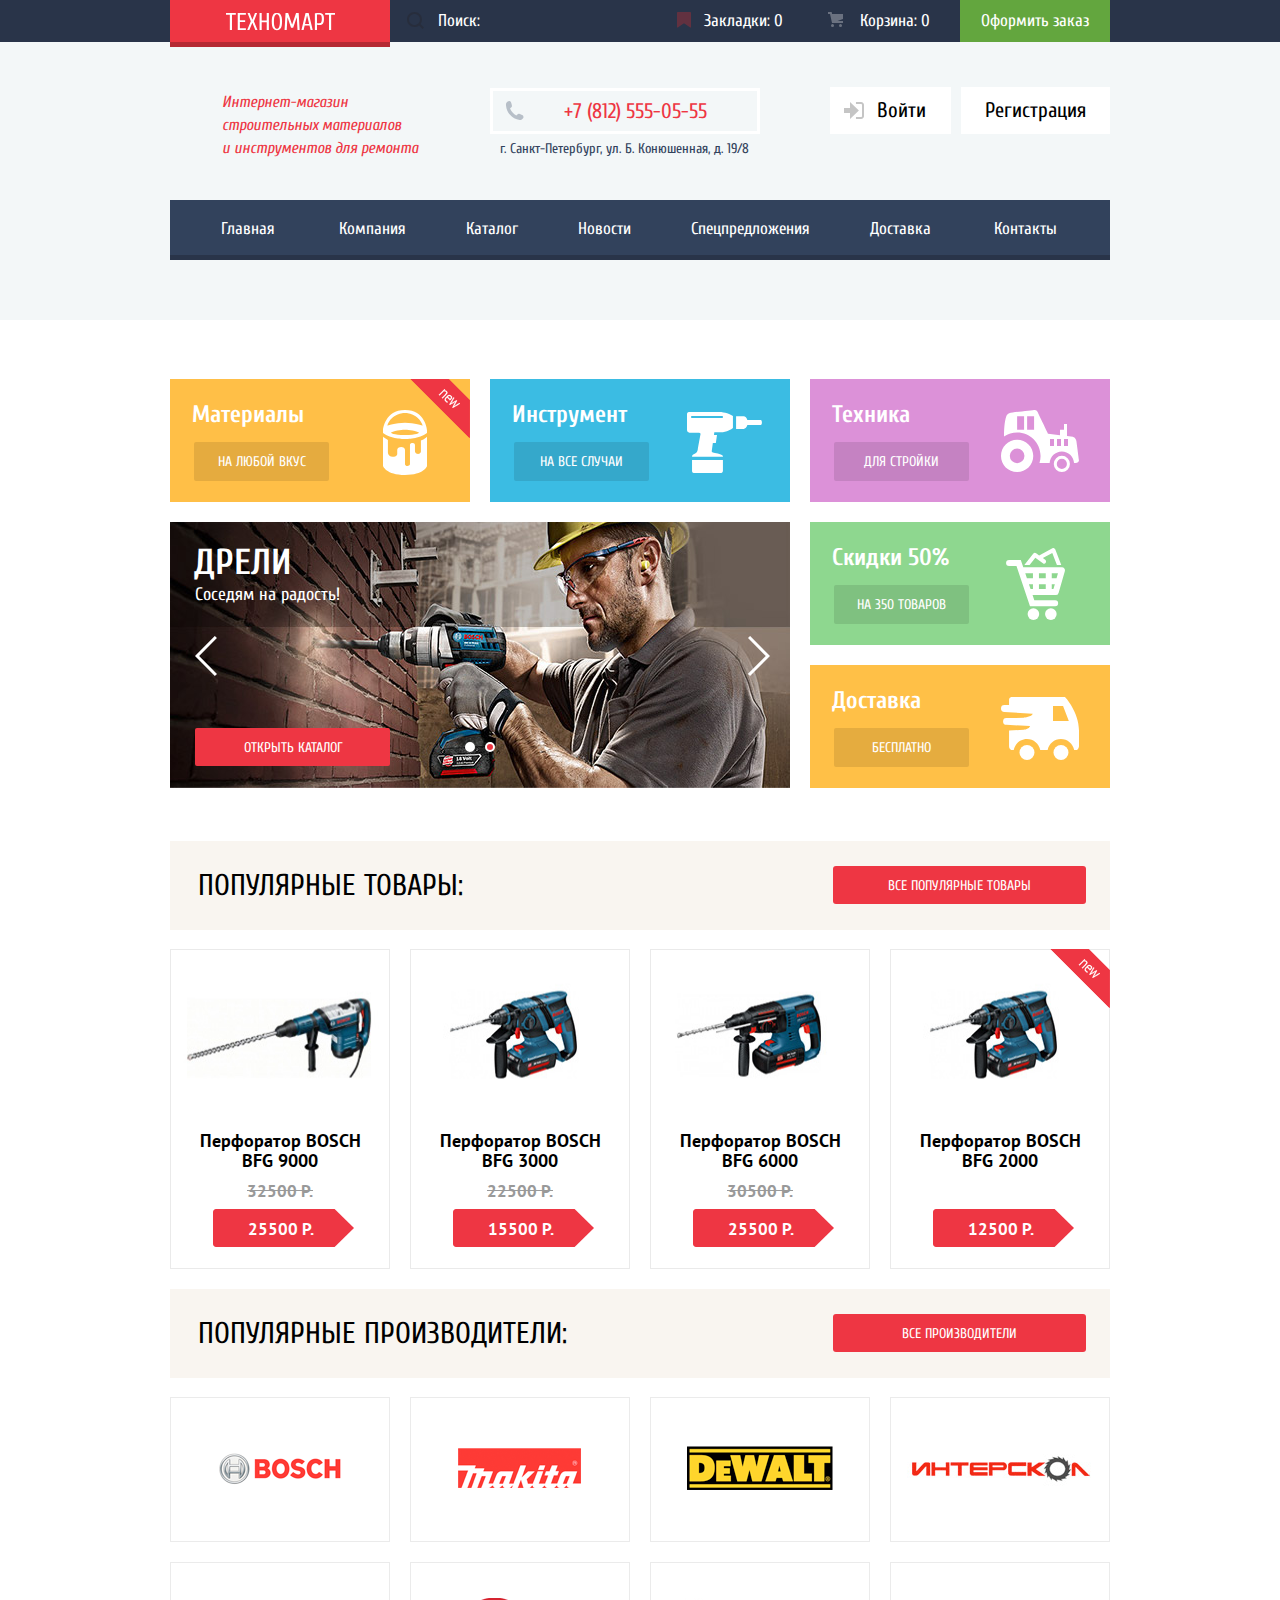
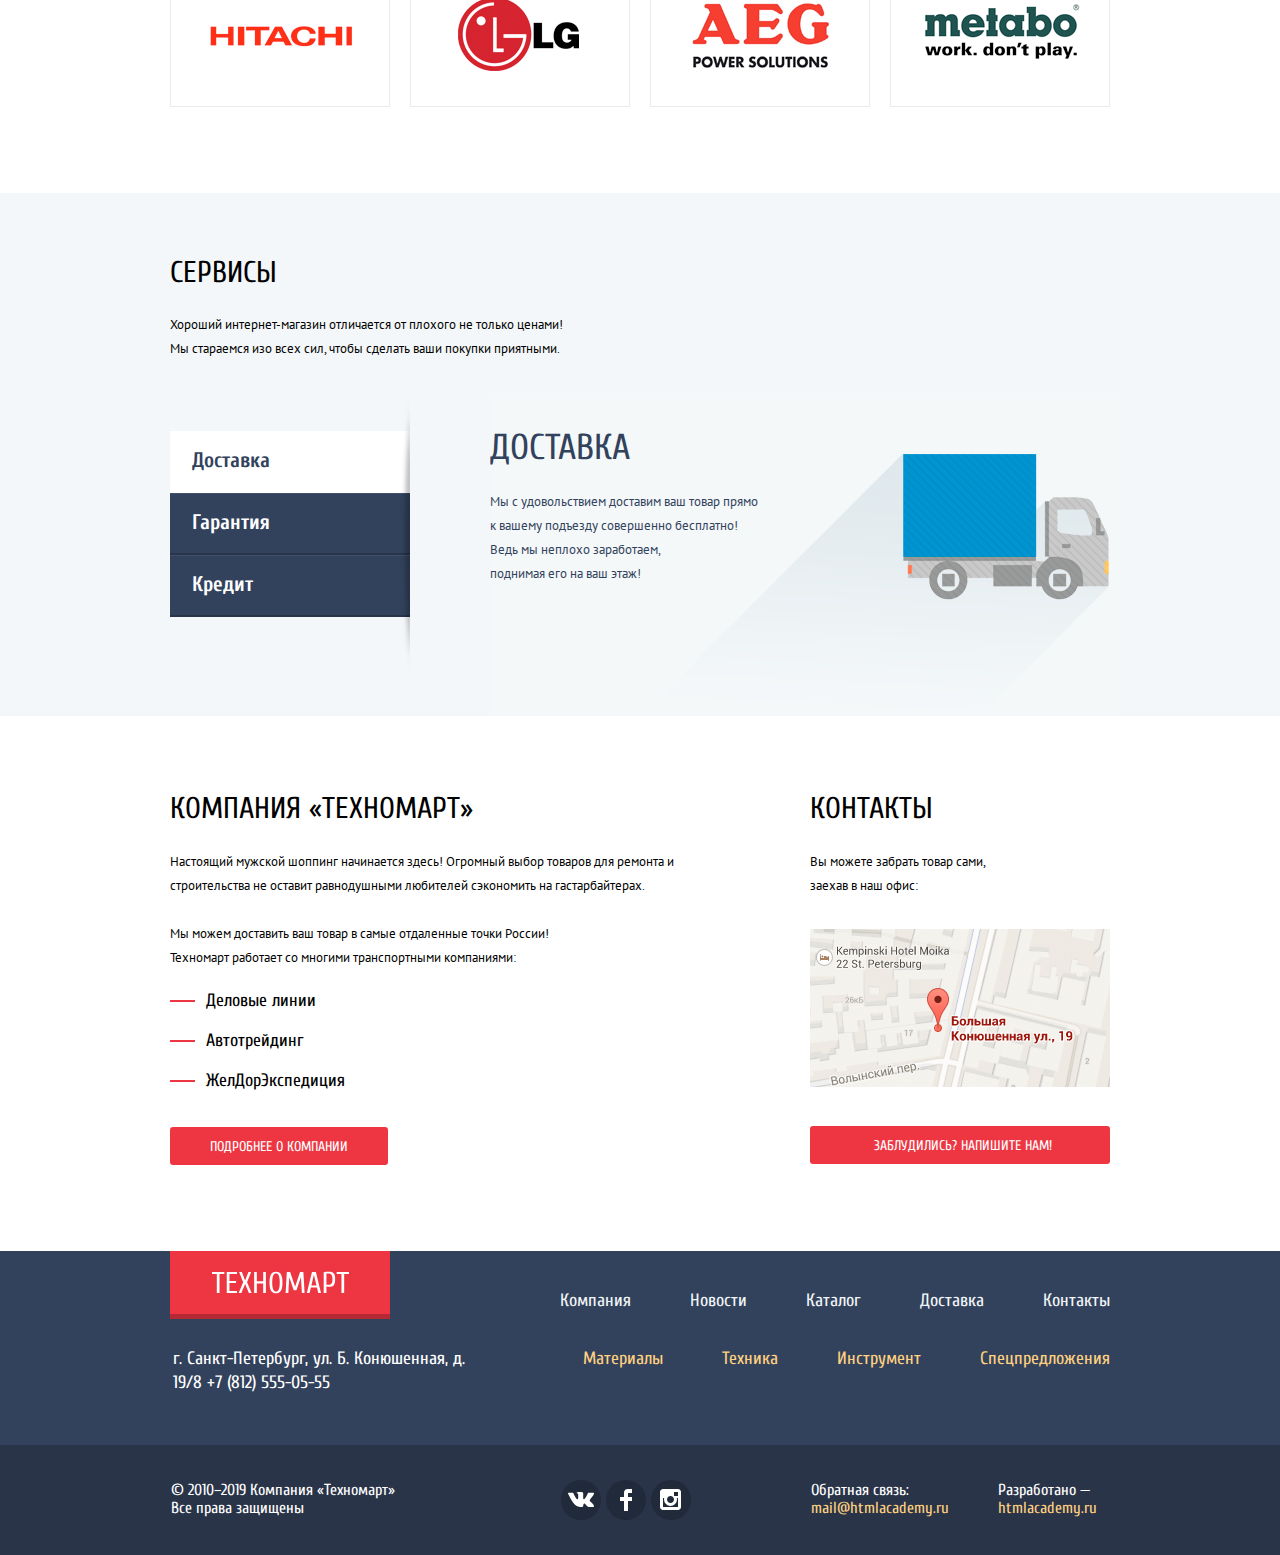
<file: index.html>
<!DOCTYPE html>
<html lang="ru">

<head>
  <meta charset="utf-8">
  <title>HTML Academy: Техномарт</title>
  <link
    href="https://fonts.googleapis.com/css?family=Cuprum:400,400i,700%7CPT+Sans:400,700&display=swap&subset=cyrillic"
    rel="stylesheet">
  <link href="css/normalize.min.css" rel="stylesheet">
  <link href="css/style.min.css" rel="stylesheet">
</head>

<body>
  <header class="main-header">
    <div class="header-top">
      <div class="header-top-wrapper container">
        <a class="header-logo">
          <img src="img/logo-technomart.svg" width="109" height="19" alt="Логотип «Техномарт»">
        </a>
        <form class="main-search" method="get" action="https://echo.htmlacademy.ru">
          <label for="main-search"><span class="visually-hidden">Поиск</span></label>
          <input type="search" id="main-search" class="main-search-input" placeholder="Поиск:">
          <button type="submit" class="main-search-button accessible" aria-label="Найти"><span
              class="visually-hidden">Найти</span></button>
        </form>
        <div class="session-menu">
          <a class="bookmarks accessible" href="#">Закладки: <span>0</span></a>
          <a class="shopping-bag accessible" href="#">Корзина: <span>0</span></a>
          <a class="order accessible" href="#">Оформить заказ</a>
        </div>
      </div>
    </div>
    <div class="header-middle">
      <div class="container header-middle-wrapper">
        <h1 class="main-headline">Интернет-магазин строительных материалов и&nbsp;инструментов для ремонта </h1>
        <section class="header-contacts">
          <h2 class="visually-hidden">Контакты</h2>
          <a class="contacts-phone accessible" href="tel:+78125550555">+7 (812) 555-05-55</a>
          <p class="contacts-address">г. Санкт-Петербург, ул. Б. Конюшенная, д. 19/8</p>
        </section>
        <ul class="user-navigation">
          <li class="login-link"><a class="login-link-icon accessible" href="#"><svg xmlns="http://www.w3.org/2000/svg"
                width="20" height="17" viewBox="0 0 20 17">
                <path fill="#c5c5c5" d="M14.875 8.5L6 0v6H0v5h6v6z" />
                <path fill="#c5c5c5"
                  d="M16.986 15.01h-5.027V17h5.027c2.178 0 3.004-1.81 3.029-3.026V3.028C19.99 1.811 19.164 0 16.986 0h-5.027v1.99h5.027c.839 0 .992.681 1.01 1.057v10.904c-.017.376-.171 1.059-1.01 1.059z" />
              </svg>
              Войти</a></li>
          <li class="registration-link"><a class="accessible" href="#">Регистрация</a></li>
        </ul>
      </div>
      <nav class="main-navigation container">
        <ul class="site-navigation">
          <li class="current-page accessible">Главная</li>
          <li><a class="accessible" href="#">Компания</a></li>
          <li><a class="accessible" href="catalog.html">Каталог</a></li>
          <li><a class="accessible" href="#">Новости</a></li>
          <li><a class="accessible" href="#">Спецпредложения</a></li>
          <li><a class="accessible" href="#">Доставка</a></li>
          <li><a class="accessible" href="#">Контакты</a></li>
        </ul>
      </nav>
    </div>
  </header>
  <main class="main-content">
    <div class="promo container">
      <ul class="products-promo">
        <li class="products-promo-item">
          <h3>Материалы</h3>
          <div class="flag flag-new">новинка</div>
          <a class="button promo-button accessible" tabindex="0">На любой вкус</a>
        </li>
        <li class="products-promo-item">
          <h3>Инструмент</h3>
          <a class="button promo-button accessible" tabindex="0">На все случаи</a>
        </li>
        <li class="products-promo-item">
          <h3>Техника</h3>
          <a class="button promo-button accessible" tabindex="0">Для стройки</a>
        </li>
      </ul>
      <div class="slider-promo">
        <div class="slider-container">
          <div class="slides slide-1">
            <h3>Перфораторы</h3>
            <p>Настоящие мужские игрушки</p>
          </div>
          <div class="slides slide-2 slide-active">
            <h3>Дрели</h3>
            <p>Соседям на радость!</p>
          </div>
        </div>
        <div class="slider-promo-buttons">
          <button class="arrow-left accessible" type="button" aria-label="Предыдущий слайд"><svg
              xmlns="http://www.w3.org/2000/svg" width="22" height="40" viewBox="0 0 22 40">
              <path fill="#FFF" d="M19.83-.035l2.089 2.099L4.13 19.947l17.847 17.939-2.09 2.099L-.048 19.947z" /></svg>
          </button>
          <button class="arrow-right accessible" type="button" aria-label="Следующий слайд"><svg
              xmlns="http://www.w3.org/2000/svg" width="22" height="40" viewBox="0 0 22 40">
              <path fill="#FFF" d="M2.098-.035L.009 2.064l17.789 17.883L-.048 37.886l2.089 2.099 19.935-20.038z" />
            </svg>
          </button>
        </div>
        <a class="button button-slider accessible" href="catalog.html">Открыть каталог</a>
        <div class="control-dots">
          <button class="dot dot-left accessible" type="button" aria-label="Предыдущий слайд"></button>
          <button class="dot dot-right dot-active accessible" type="button" aria-label="Следующий слайд"></button>
        </div>
      </div>
      <ul class="other-promo">
        <li class="other-promo-item">
          <h3>Скидки 50%</h3>
          <a class="button promo-button accessible" tabindex="0">На 350 товаров</a>
        </li>
        <li class="other-promo-item">
          <h3>Доставка</h3>
          <a class="button promo-button accessible" tabindex="0">Бесплатно</a>
        </li>
      </ul>
    </div>
    <section class="popular-products container">
      <header class="popular-products-header">
        <h2>Популярные товары:</h2>
        <a class="button popular-products-button accessible" href="#">Все популярные товары</a>
      </header>
      <ul class="catalog-list">
        <li class="catalog-item" tabindex="0">
          <div class="item-adding">
            <a href="#" class="to-cart accessible" tabindex="0">Купить</a>
            <a href="#" class="to-bookmarks accessible" tabindex="0">В закладки</a>
          </div>
          <img class="catalog-item-image" src="img/product-4.jpg" width="218" height="170" alt="Перфоратор BOSCH">
          <a href="#" class="catalog-item-title accessible">Перфоратор BOSCH BFG 9000</a>
          <div class="old-price">32500 р.</div>
          <div class="current-price">25500 р.</div>
        </li>
        <li class="catalog-item" tabindex="0">
          <div class="item-adding">
            <a href="#" class="to-cart accessible">Купить</a>
            <a href="#" class="to-bookmarks accessible">В закладки</a>
          </div>
          <img class="catalog-item-image" src="img/product-1.jpg" width="218" height="170" alt="Перфоратор BOSCH">
          <a href="#" class="catalog-item-title accessible">Перфоратор BOSCH BFG 3000</a>
          <div class="old-price">22500 р.</div>
          <div class="current-price">15500 р.</div>
        </li>
        <li class="catalog-item" tabindex="0">
          <div class="item-adding">
            <a href="#" class="to-cart accessible">Купить</a>
            <a href="#" class="to-bookmarks accessible">В закладки</a>
          </div>
          <img class="catalog-item-image" src="img/product-2.jpg" width="218" height="170" alt="Перфоратор BOSCH">
          <a href="#" class="catalog-item-title accessible">Перфоратор BOSCH BFG 6000</a>
          <div class="old-price">30500 р.</div>
          <div class="current-price">25500 р.</div>
        </li>
        <li class="catalog-item" tabindex="0">
          <div class="flag flag-new">новинка</div>
          <div class="item-adding">
            <a href="#" class="to-cart accessible">Купить</a>
            <a href="#" class="to-bookmarks accessible">В закладки</a>
          </div>
          <img class="catalog-item-image" src="img/product-3.jpg" width="218" height="170" alt="Перфоратор BOSCH">
          <a href="#" class="catalog-item-title accessible">Перфоратор BOSCH BFG 2000</a>
          <div class="current-price">12500 р.</div>
        </li>
      </ul>
    </section>
    <section class="popular-manufacturers container">
      <header class="popular-manufacturers-header">
        <h2>Популярные производители:</h2>
        <a class="button popular-manufacturers-button accessible" href="#">Все производители</a>
      </header>
      <div class="popular-manufacturers-wrapper">
        <a class="popular-manufacturers-item accessible" href="#">
          <img class="manufacturer-1" src="img/bosh-logo.png" width="126" height="37" alt="Логотип Bosch"></a>
        <a class="popular-manufacturers-item accessible" href="#">
          <img class="manufacturer-2" src="img/makita-logo.png" width="123" height="40" alt="Логотип Makita"></a>
        <a class="popular-manufacturers-item accessible" href="#">
          <img class="manufacturer-3" src="img/dewalt-logo.png" width="146" height="44" alt="Логотип DeWalt"></a>
        <a class="popular-manufacturers-item accessible" href="#">
          <img class="manufacturer-4" src="img/interskol-logo.png" width="200" height="88" alt="Логотип Интерскол"></a>
        <a class="popular-manufacturers-item accessible" href="#">
          <img class="manufacturer-5" src="img/hitachi-logo.png" width="169" height="31" alt="Логотип Hitachi"></a>
        <a class="popular-manufacturers-item accessible" href="#">
          <img class="manufacturer-6" src="img/lg-logo.png" width="121" height="73" alt="Логотип LG"></a>
        <a class="popular-manufacturers-item accessible" href="#">
          <img class="manufacturer-7" src="img/aeg-logo.png" width="151" height="96" alt="Логотип AEG"></a>
        <a class="popular-manufacturers-item accessible" href="#">
          <img class="manufacturer-8" src="img/metabo-logo.png" width="204" height="69" alt="Логотип Metabo"></a>
      </div>
    </section>
    <section class="services">
      <div class="services-wrapper">
        <h2>Сервисы</h2>
        <p class="services-brief">Хороший интернет-магазин отличается от плохого не только ценами!
          Мы стараемся изо всех сил, чтобы сделать ваши покупки приятными.</p>
        <div class="services-columns">
          <ul class="services-list">
            <li><button class="services-item delivery active accessible" type="button">Доставка</button></li>
            <li><button class="services-item warranty accessible" type="button">Гарантия</button></li>
            <li><button class="services-item credit accessible" type="button">Кредит</button></li>
          </ul>
          <div class="services-slider">
            <div class="services-slides">
              <div class="services-slide services-slide-1 services-slide-active">
                <h3>Доставка</h3>
                <p class="services-description">Мы с удовольствием доставим ваш товар прямо
                  к&nbsp;вашему подъезду совершенно бесплатно!
                  Ведь мы неплохо заработаем,
                  поднимая его на ваш этаж!</p>
              </div>
              <div class="services-slide services-slide-2">
                <h3>Гарантия</h3>
                <p class="services-description">Если купленный у нас товар поломается или заискрит,
                  а также в случае пожара, спровоцированного его возгаранием,
                  вы всегда можете быть уверены в нашей гарантии. Мы обменяем
                  сгоревший товар на новый.
                  Дом уж восстановите как-нибудь сами.</p>
              </div>
              <div class="services-slide services-slide-3">
                <h3>Кредит</h3>
                <p class="services-description">Залезть в долговую яму стало проще!
                  Кредитные консультанты придут вам на помощь.</p>
                <a class="button button-credit accessible" href="#">Отправить заявку</a>
              </div>
            </div>
          </div>
        </div>
      </div>
    </section>
    <div class="index-columns container">
      <section class="about-us">
        <h2>Компания «Техномарт»</h2>
        <p>Настоящий мужской шоппинг начинается здесь! Огромный выбор товаров для ремонта и строительства
          не оставит равнодушными любителей сэкономить на гастарбайтерах.</p>
        <p>Мы можем доставить ваш товар в самые отдаленные точки России! Техномарт работает со многими
          транспортными компаниями:</p>
        <ul class="delivery-companies">
          <li>Деловые линии</li>
          <li>Автотрейдинг</li>
          <li>ЖелДорЭкспедиция</li>
        </ul>
        <a class="button button-about-us accessible" href="about-us.html">Подробнее о компании</a>
      </section>
      <section class="contacts">
        <h2>Контакты</h2>
        <p>Вы можете забрать товар сами, заехав в наш офис:</p>
        <a class="map-link accessible" href="map.html">
          <img src="img/map.png" width="300" height="158"
            alt="Офис компании по адресу ул. Большая Конюшенная, 19/8, Санкт-Петербург">
        </a>
        <a href="#" class="button button-feedback accessible">Заблудились? Напишите нам!</a>
      </section>
    </div>
  </main>
  <footer class="main-footer">
    <div class="container">
      <div class="footer-top">
        <a class="footer-logo">
          <img src="img/logo-technomart.svg" width="137" height="22" alt="Логотип «Техномарт»">
        </a>
        <ul class="footer-navigation-list">
          <li><a class="accessible" href="#">Компания</a></li>
          <li><a class="accessible" href="#">Новости</a></li>
          <li><a class="accessible" href="catalog.html">Каталог</a></li>
          <li><a class="accessible" href="#">Доставка</a></li>
          <li><a class="accessible" href="#">Контакты</a></li>
        </ul>
      </div>
      <div class="footer-middle">
        <address class="footer-contacts">
          г. Санкт-Петербург, ул. Б. Конюшенная, д. 19/8
          +7 (812) 555-05-55
        </address>
        <ul class="catalog-menu">
          <li><a class="accessible" href="#" tabindex="0">Материалы</a></li>
          <li><a class="accessible" href="#" tabindex="0">Техника</a></li>
          <li><a class="accessible" href="#" tabindex="0">Инструмент</a></li>
          <li><a class="accessible" href="#" tabindex="0">Спецпредложения</a></li>
        </ul>
      </div>
    </div>
    <div class="footer-bottom">
      <div class="footer-bottom-wrapper">
        <p class="footer-copyright">
          © 2010–2019 Компания «Техномарт»
          Все права защищены
        </p>
        <ul class="footer-social">
          <li><a class="social-button" href="#"><span class="visually-hidden">В контакте</span><svg
                xmlns="http://www.w3.org/2000/svg" width="26" height="15" viewBox="0 0 26 15">
                <path fill="#FFF"
                  d="M16.138 11.51c.956-.309 2.18 2.04 3.483 2.939.978.681 1.727.534 1.727.534l3.473-.05s1.815-.112.957-1.554c-.071-.12-.503-1.069-2.585-3.022-2.177-2.043-1.882-1.712.739-5.244 1.597-2.153 2.236-3.468 2.036-4.028-.192-.539-1.365-.399-1.365-.399L20.69.713c-.381.001-.704.119-.851.515-.003.004-.621 1.666-1.445 3.079-1.741 2.989-2.436 3.148-2.724 2.961-.661-.433-.494-1.737-.494-2.664 0-2.897.432-4.105-.846-4.417-.427-.104-.739-.172-1.828-.182-1.392-.021-2.574 0-3.244.329-.445.223-.786.712-.579.74.26.035.843.16 1.155.586.401.552.389 1.789.389 1.789s.229 3.411-.54 3.834c-.528.29-1.25-.302-2.803-3.016-.793-1.388-1.392-2.922-1.392-2.922s-.116-.285-.326-.441c-.25-.185-.6-.244-.6-.244L.848.684S.29.7.085.946c-.182.218-.015.668-.015.668s2.909 6.881 6.203 10.347c3.02 3.182 6.452 2.971 6.452 2.971h1.555s.469-.054.709-.312c.224-.24.214-.691.214-.691s-.031-2.109.935-2.419z" />
              </svg></a></li>
          <li><a class="social-button" href="#"><span class="visually-hidden">Фейсбук</span><svg
                xmlns="http://www.w3.org/2000/svg" width="12" height="22" viewBox="0 0 12 22">
                <path fill="#FFF" d="M12 4V0H8a4 4 0 0 0-4 4v4H0v4h4v10h4V12h4V8H8V4h4z" /></svg></a></li>
          <li><a class="social-button" href="#"><span class="visually-hidden">Инстаграм</span><svg
                xmlns="http://www.w3.org/2000/svg" width="21" height="21" viewBox="0 0 21 21">
                <path fill="#FFF"
                  d="M18 0H3C1.35 0 0 1.35 0 3v15c0 1.65 1.35 3 3 3h15c1.65 0 3-1.35 3-3V3c0-1.65-1.35-3-3-3zm-7.5 7c1.93 0 3.5 1.57 3.5 3.5S12.43 14 10.5 14 7 12.43 7 10.5 8.57 7 10.5 7zM18 18H3V9h1.181A6.504 6.504 0 0 0 4 10.5a6.5 6.5 0 1 0 13 0 6.45 6.45 0 0 0-.181-1.5H18v9zm0-11h-4V3h4v4z" />
              </svg></a></li>
        </ul>
        <p class="footer-feedback">
          Обратная связь:
          <a class="accessible" href="mailto:mail@htmlacademy.ru">mail@htmlacademy.ru</a>
        </p>
        <p class="studio accessible">Разработано —
          <a class="accessible" href="https://htmlacademy.ru/intensive/htmlcss"><span>htmlacademy.ru</span></a>
        </p>
      </div>
    </div>
  </footer>
  <section class="modal modal-feedback">
    <h2 class="visually-hidden">Обратная связь</h2>
    <form class="feedback-form" method="post" action="#">
      <ul class="feedback-form-wrapper">
        <li class="feedback-form-item">
          <label for="user-name">Ваше имя:</label>
          <input type="text" id="user-name" name="user-name" placeholder="Имя Фамилия">
        </li>
        <li class="feedback-form-item">
          <label for="email">Ваш e-mail:</label>
          <input type="email" id="email" name="email" placeholder="email@example.com">
        </li>
        <li class="feedback-form-item">
          <label for="message">Текст письма:</label>
          <textarea id="message" name="message" rows="5" cols="40">В свободной форме</textarea>
        </li>
      </ul>
      <div class="feedback-bottom">
        <button class="button button-feedback-submit accessible" type="submit">Отправить</button>
      </div>
    </form>
    <button class="button modal-feedback-close accessible" type="button" aria-label="Закрыть окно сообщения"><span
        class="visually-hidden">Закрыть</span></button>
  </section>
  <section class="modal modal-map">
    <h2 class="visually-hidden">Как до нас добраться</h2>
    <iframe
      src="https://www.google.com/maps/embed?pb=!1m18!1m12!1m3!1d1998.6037872533277!2d30.320858716096975!3d59.93871648187614!2m3!1f0!2f0!3f0!3m2!1i1024!2i768!4f13.1!3m3!1m2!1s0x4696310fca145cc1%3A0x42b32648d8238007!2z0JHQvtC70YzRiNCw0Y8g0JrQvtC90Y7RiNC10L3QvdCw0Y8g0YPQuy4sIDE5LzgsINCh0LDQvdC60YIt0J_QtdGC0LXRgNCx0YPRgNCzLCAxOTExODY!5e0!3m2!1sru!2sru!4v1560086478944!5m2!1sru!2sru"
      width="940" height="446" allowfullscreen></iframe>
    <img src="img/map-popup.png" width="940" height="446"
      alt="Офис компании по адресу ул. Большая Конюшенная, 19/8, Санкт-Петербург">
    <button aria-label="Закрыть карту" class="button modal-map-button accessible" type="button"><span
        class="visually-hidden">Закрыть</span></button>
  </section>
  <div class="modal modal-cart">
    <img src="img/icon-mark.svg" width="66" height="66" alt="" class="icon-in-cart">
    <p class="message">
      Товар добавлен в корзину!
    </p>
    <div class="modal-cart-bottom">
      <button class="button button-checkout accessible" type="button">Оформить заказ</button>
      <button class="button button-modal-close accessible">Продолжить покупки</button>
    </div>
    <button class="modal-cart-close accessible" aria-label="Закрыть окно сообщения"><span
        class="visually-hidden">Закрыть</span></button>
  </div>
  <script src="js/script.min.js"></script>
</body>

</html>
</file>
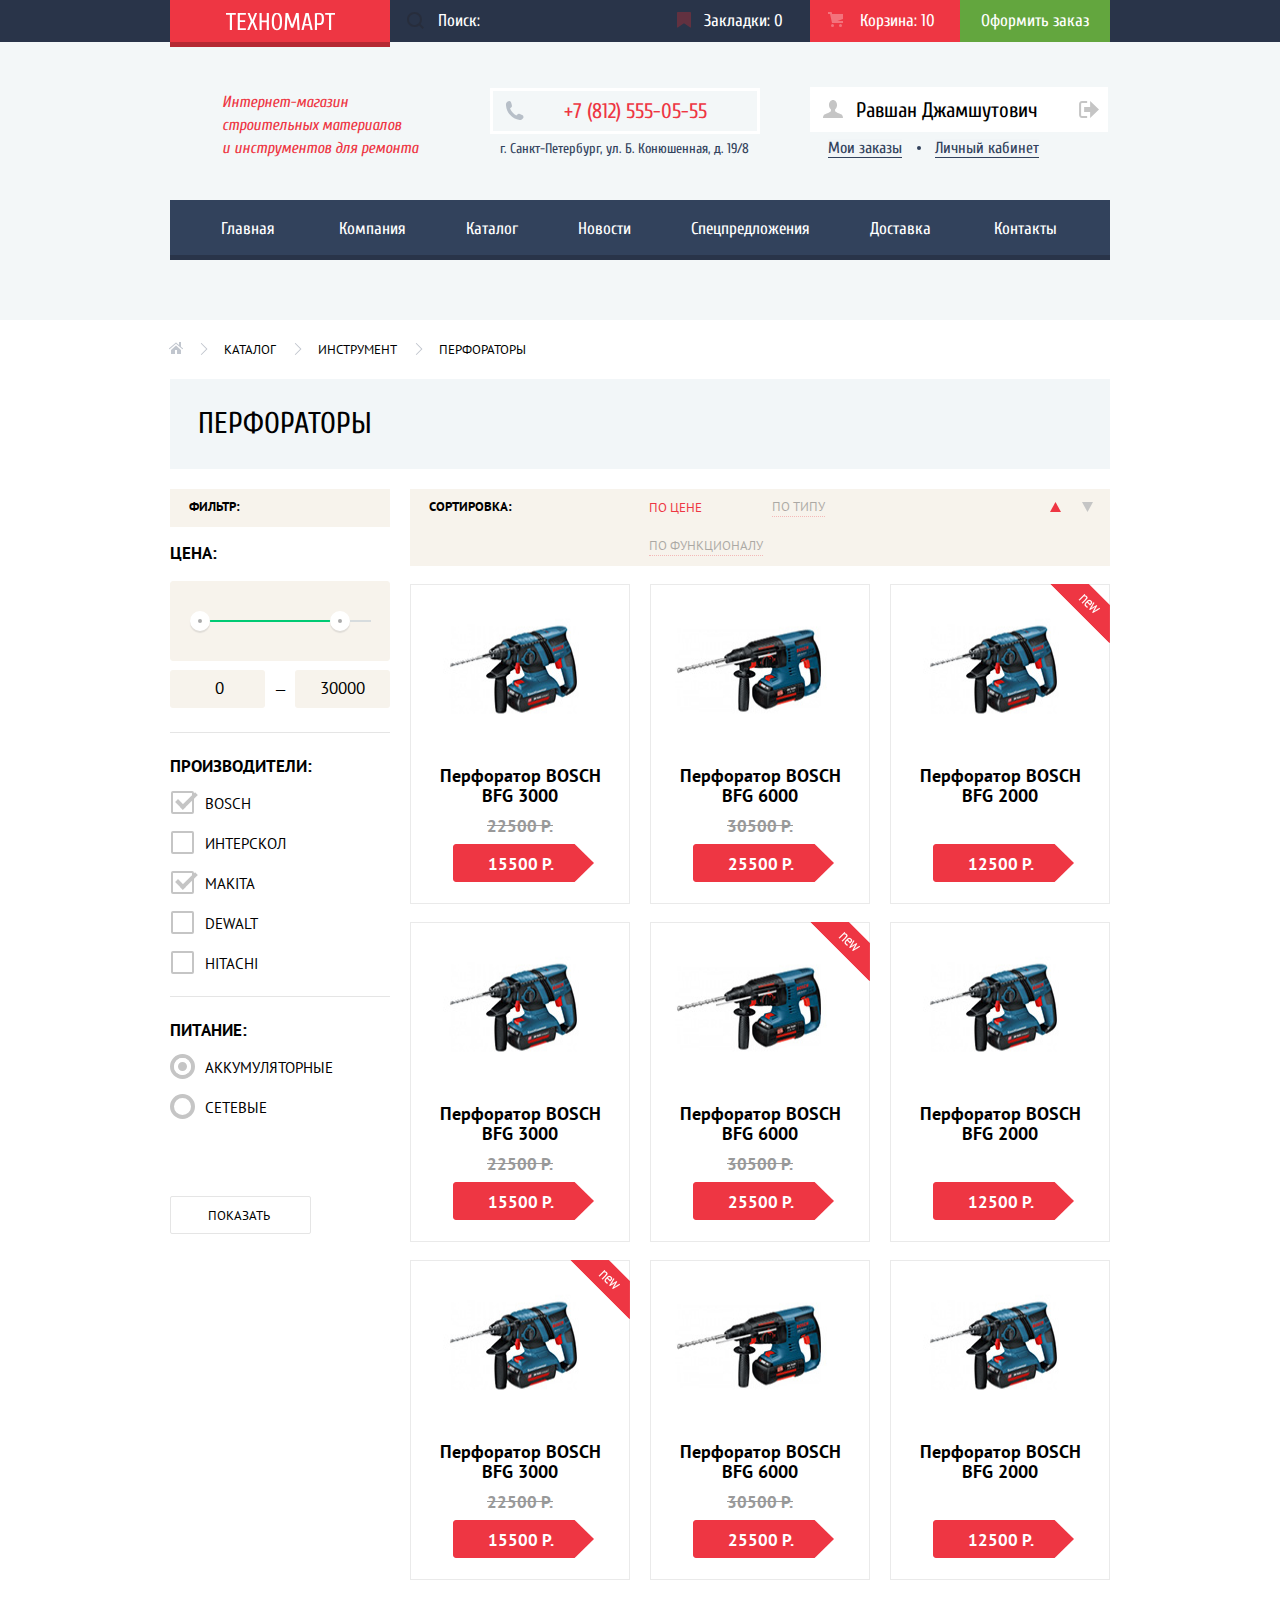
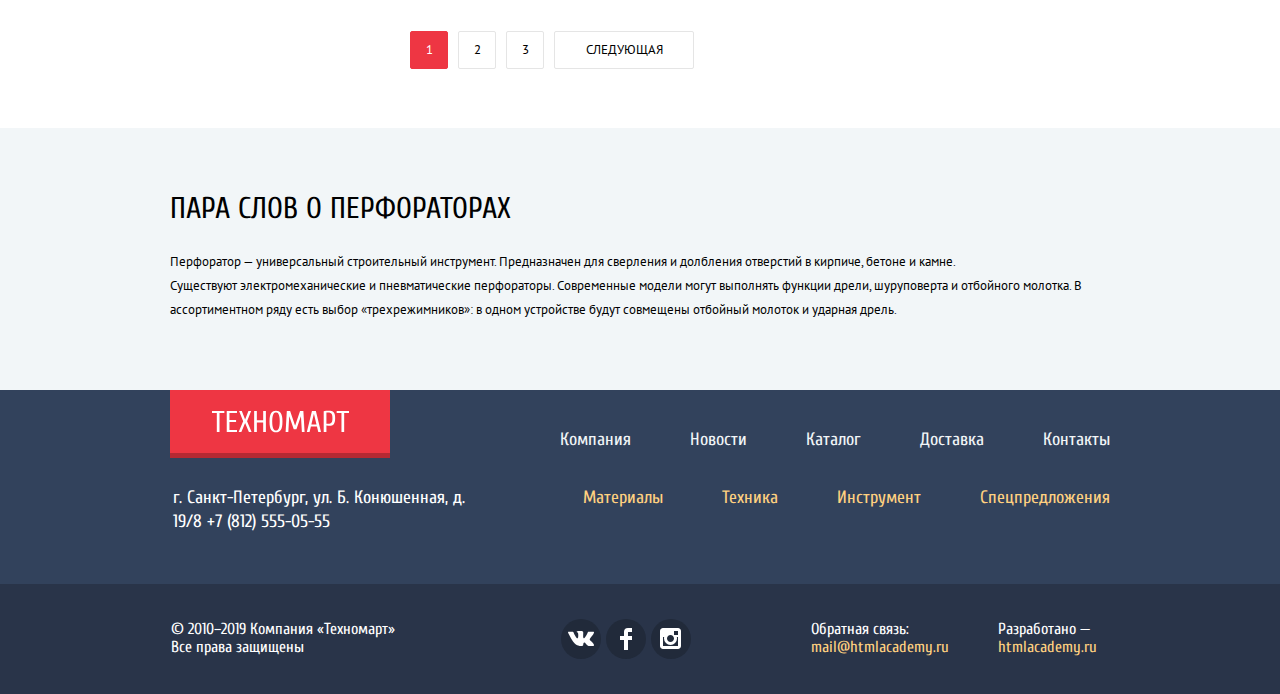
<file: catalog.html>
<!DOCTYPE html>
<html lang="ru">

<head>
  <meta charset="utf-8">
  <title>HTML Academy: Техномарт</title>
  <link href="https://fonts.googleapis.com/css?family=Cuprum:400,400i,700%7CPT+Sans&display=swap&subset=cyrillic"
    rel="stylesheet">
  <link href="css/normalize.css" rel="stylesheet">
  <link href="css/style.min.css" rel="stylesheet">
</head>

<body class="inner-page">
  <header class="main-header">
    <div class="header-top">
      <div class="header-top-wrapper container">
        <a class="header-logo accessible" href="index.html">
          <img src="img/logo-technomart.svg" width="109" height="19" alt="Логотип «Техномарт»">
        </a>
        <form class="main-search" method="get" action="https://echo.htmlacademy.ru">
          <label for="main-search"><span class="visually-hidden">Поиск</span></label>
          <input type="search" id="main-search" class="main-search-input" placeholder="Поиск:">
          <button type="submit" class="main-search-button accessible" aria-label="Найти"><span
              class="visually-hidden">Найти</span></button>
        </form>
        <div class="session-menu">
          <a class="bookmarks accessible" href="#">Закладки: <span>0</span></a>
          <a class="shopping-bag item-added accessible" href="#">Корзина: <span>10</span></a>
          <a class="order accessible" href="#">Оформить заказ</a>
        </div>
      </div>
    </div>
    <div class="header-middle">
      <div class="container header-middle-wrapper">
        <h1 class="main-headline">Интернет-магазин
          строительных материалов и&nbsp;инструментов для ремонта </h1>
        <section class="header-contacts">
          <h2 class="visually-hidden">Контакты</h2>
          <a class="contacts-phone accessible" href="tel:+78125550555">+7 (812) 555-05-55</a>
          <p class="contacts-address">г. Санкт-Петербург, ул. Б. Конюшенная, д. 19/8</p>
        </section>
        <div class="user-navigation-wrapper">
          <ul class="user-navigation">
            <li class="user-profile"><a class="icon-user-profile accessible" href="#">
                <svg class="icon-user" xmlns="http://www.w3.org/2000/svg" width="20" height="18" viewBox="0 0 20 18">
                  <path fill="#c5c5c5"
                    d="M17.881 14.166c-2.144-.735-4.256-1.666-5.207-2.39-.657-.501-.77-1.618-.517-2.415 1.118-.903 1.864-2.477 1.864-4.278C14.021 2.276 12.221 0 10 0S5.979 2.276 5.979 5.083c0 1.801.746 3.374 1.863 4.277.253.798.141 1.915-.517 2.416-.95.724-3.063 1.654-5.207 2.39S0 18 0 18h20s.025-3.099-2.119-3.834z" />
                </svg>
                Равшан Джамшутович</a>
            </li>
            <li class="logout-link"><a class="logout-link-icon accessible" href="#"><svg
                  xmlns="http://www.w3.org/2000/svg" width="21" height="17" viewBox="0 0 21 17">
                  <g fill="#c5c5c5">
                    <path fill="#c5c5c5" d="M21 8.5L12.125 0v6h-6v5h6v6z" />
                    <path fill="#c5c5c5"
                      d="M3.106 13.952V3.048c.018-.376.171-1.057 1.01-1.057h5.027V0H4.116C1.938 0 1.112 1.81 1.087 3.027v10.946C1.112 15.189 1.938 17 4.116 17h5.027v-1.99H4.116c-.839 0-.992-.683-1.01-1.058z" />
                  </g>
                </svg>

                <span class="visually-hidden">Войти</span></a></li>

          </ul>
          <ul class="user-options">
            <li class="user-orders-link"><a class="accessible" href="#">Мои заказы</a></li>
            <li class="user-account-link"><a class="accessible" href="#">Личный кабинет</a></li>
          </ul>
        </div>
      </div>
      <nav class="main-navigation container">
        <ul class="site-navigation">
          <li><a class="accessible" href="index.html">Главная</a></li>
          <li><a class="accessible" href="#">Компания</a></li>
          <li class="current-page accessible">Каталог</li>
          <li><a class="accessible" href="#">Новости</a></li>
          <li><a class="accessible" href="#">Спецпредложения</a></li>
          <li><a class="accessible" href="#">Доставка</a></li>
          <li><a class="accessible" href="#">Контакты</a></li>
        </ul>
      </nav>
    </div>

  </header>
  <main class="main-catalog">
    <div class="container">
      <ul class="breadcrumbs ">
        <li class="icon-home"><a class="accessible" href="index.html"><span class="visually-hidden">На
              главную</span></a></li>
        <li><a class="accessible " href="catalog.html">Каталог</a></li>
        <li><a class="accessible" href="#">Инструмент</a></li>
        <li class="breadcrumbs-selected"><a>Перфораторы</a></li>
      </ul>
      <h2 class="main-catalog-heading">Перфораторы</h2>
      <div class="catalog-columns">
        <section class="filters">
          <h2>Фильтр:</h2>

          <form class="filter" method="get" action="https://echo.htmlacademy.ru">
            <fieldset>
              <legend>Цена:</legend>
              <div class="filter-price-slider">
                <div class="slider-scale">
                  <div class="slider-scale-fill">
                    <div class="lever-left" tabindex="0"></div>
                    <div class="lever-right" tabindex="0"></div>
                  </div>
                </div>
              </div>
              <div class="slider-value">
                <label><input class="slider-min-value" type="text" name="min-value" placeholder="0"></label>
                <p>&mdash;</p>
                <label><input class="slider-max-value" type="text" name="max-value" placeholder="30000"></label>
              </div>
            </fieldset>

            <fieldset>
              <legend>Производители:</legend>
              <ul class="filter-list">
                <li class="filter-option">
                  <input class="filter-input filter-input-checkbox" type="checkbox" name="bosh" id="bosh" checked>
                  <label for="bosh">Bosch</label>
                </li>
                <li class="filter-option">
                  <input class="filter-input filter-input-checkbox" type="checkbox" name="interskol" id="interskol">
                  <label for="interskol">Интерскол</label>
                </li>
                <li class="filter-option">
                  <input class="filter-input filter-input-checkbox" type="checkbox" name="makita" id="makita" checked>
                  <label for="makita">Makita</label>
                </li>
                <li class="filter-option">
                  <input class="filter-input filter-input-checkbox" type="checkbox" name="dewalt" id="dewalt">
                  <label for="dewalt">Dewalt</label>
                </li>
                <li class="filter-option">
                  <input class="filter-input filter-input-checkbox" type="checkbox" name="hitachi" id="hitachi">
                  <label for="hitachi">Hitachi</label>
                </li>
              </ul>
            </fieldset>
            <fieldset>
              <legend>Питание:</legend>
              <ul class="filter-list">
                <li class="filter-option">
                  <input class="filter-input filter-input-radio" type="radio" name="power-supply" value="battery"
                    id="battery" checked>
                  <label for="battery">Аккумуляторные</label>
                </li>
                <li class="filter-option">
                  <input class="filter-input filter-input-radio" type="radio" name="power-supply" value="ac-adapter"
                    id="ac-adapter">
                  <label for="ac-adapter">Сетевые</label>
                </li>
              </ul>
            </fieldset>
            <button type="submit" class="filter-button button accessible">Показать</button>
          </form>
        </section>
        <div class="catalog">
          <div class="sorting">
            <h3>Сортировка:</h3>
            <ul class="sorting-list">
              <li class="sorting-item sorting-item-active"><a class="accessible" href="#">По цене</a></li>
              <li class="sorting-item"><a class="accessible" href="#">По типу</a></li>
              <li class="sorting-item"><a class="accessible" href="#">По функционалу</a></li>
            </ul>
            <ul class="sorting-direction">
              <li class="sorting-item sorting-item-active"><a class="sorting-item-up accessible" href="#"><span
                    class="visually-hidden">По
                    возрастанию</span><svg xmlns="http://www.w3.org/2000/svg" width="11" height="10"
                    viewBox="0 0 11 10">
                    <path fill="#231F20" d="M5.5 0L0 10h11z" /></svg></a></li>
              <li class="sorting-item"><a class="sorting-item-down accessible" href="#"><span class="visually-hidden">По
                    убыванию</span><svg xmlns="http://www.w3.org/2000/svg" width="11" height="10" viewBox="0 0 11 10">
                    <path fill="#231F20" d="M5.5 10L0 0h11" /></svg></a></li>
            </ul>
          </div>
          <ul class="catalog-list">
            <li class="catalog-item" tabindex="0">
              <div class="item-adding">
                <a href="#" class="to-cart accessible">Купить</a>
                <a href="#" class="to-bookmarks accessible">В закладки</a>
              </div>
              <img class="catalog-item-image" src="img/product-1.jpg" width="218" height="170" alt="Перфоратор BOSCH">
              <a href="#" class="catalog-item-title accessible">Перфоратор BOSCH BFG 3000</a>
              <div class="old-price">22500 р.</div>
              <div class="current-price">15500 р.</div>
            </li>
            <li class="catalog-item" tabindex="0">
              <div class="item-adding">
                <a href="#" class="to-cart accessible">Купить</a>
                <a href="#" class="to-bookmarks accessible">В закладки</a>
              </div>
              <img class="catalog-item-image" src="img/product-2.jpg" width="218" height="170" alt="Перфоратор BOSCH">
              <a href="#" class="catalog-item-title accessible">Перфоратор BOSCH BFG 6000</a>
              <div class="old-price">30500 р.</div>
              <div class="current-price">25500 р.</div>
            </li>
            <li class="catalog-item" tabindex="0">
              <div class="flag flag-new">новинка</div>
              <div class="item-adding">
                <a href="#" class="to-cart accessible">Купить</a>
                <a href="#" class="to-bookmarks accessible">В закладки</a>
              </div>
              <img class="catalog-item-image" src="img/product-3.jpg" width="218" height="170" alt="Перфоратор BOSCH">
              <a href="#" class="catalog-item-title accessible">Перфоратор BOSCH BFG 2000</a>
              <div class="current-price">12500 р.</div>
            </li>
            <li class="catalog-item" tabindex="0">
              <div class="item-adding">
                <a href="#" class="to-cart accessible">Купить</a>
                <a href="#" class="to-bookmarks accessible">В закладки</a>
              </div>
              <img class="catalog-item-image" src="img/product-1.jpg" width="218" height="170" alt="Перфоратор BOSCH">
              <a href="#" class="catalog-item-title accessible">Перфоратор BOSCH BFG 3000</a>
              <div class="old-price">22500 р.</div>
              <div class="current-price">15500 р.</div>
            </li>
            <li class="catalog-item" tabindex="0">
              <div class="flag flag-new">новинка</div>
              <div class="item-adding">
                <a href="#" class="to-cart accessible">Купить</a>
                <a href="#" class="to-bookmarks accessible">В закладки</a>
              </div>
              <img class="catalog-item-image" src="img/product-2.jpg" width="218" height="170" alt="Перфоратор BOSCH">
              <a href="#" class="catalog-item-title accessible">Перфоратор BOSCH BFG 6000</a>
              <div class="old-price">30500 р.</div>
              <div class="current-price">25500 р.</div>
            </li>
            <li class="catalog-item" tabindex="0">
              <div class="item-adding">
                <a href="#" class="to-cart accessible">Купить</a>
                <a href="#" class="to-bookmarks accessible">В закладки</a>
              </div>
              <img class="catalog-item-image" src="img/product-3.jpg" width="218" height="170" alt="Перфоратор BOSCH">
              <a href="#" class="catalog-item-title accessible">Перфоратор BOSCH BFG 2000</a>
              <div class="current-price">12500 р.</div>
            </li>
            <li class="catalog-item" tabindex="0">
              <div class="flag flag-new">новинка</div>
              <div class="item-adding">
                <a href="#" class="to-cart accessible">Купить</a>
                <a href="#" class="to-bookmarks accessible">В закладки</a>
              </div>
              <img class="catalog-item-image" src="img/product-1.jpg" width="218" height="170" alt="Перфоратор BOSCH">
              <a href="#" class="catalog-item-title accessible">Перфоратор BOSCH BFG 3000</a>
              <div class="old-price">22500 р.</div>
              <div class="current-price">15500 р.</div>
            </li>
            <li class="catalog-item" tabindex="0">
              <div class="item-adding">
                <a href="#" class="to-cart accessible">Купить</a>
                <a href="#" class="to-bookmarks accessible">В закладки</a>
              </div>
              <img class="catalog-item-image" src="img/product-2.jpg" width="218" height="170" alt="Перфоратор BOSCH">
              <a href="#" class="catalog-item-title accessible">Перфоратор BOSCH BFG 6000</a>
              <div class="old-price">30500 р.</div>
              <div class="current-price">25500 р.</div>
            </li>
            <li class="catalog-item" tabindex="0">
              <div class="item-adding">
                <a href="#" class="to-cart accessible">Купить</a>
                <a href="#" class="to-bookmarks accessible">В закладки</a>
              </div>
              <img class="catalog-item-image" src="img/product-3.jpg" width="218" height="170" alt="Перфоратор BOSCH">
              <a href="#" class="catalog-item-title accessible">Перфоратор BOSCH BFG 2000</a>
              <div class="current-price">12500 р.</div>
            </li>

          </ul>
          <ul class="pagination">
            <li class="pagination-item pagination-item-current"><a class="accessible">1</a></li>
            <li class="pagination-item"><a class="accessible" href="#">2</a></li>
            <li class="pagination-item"><a class="accessible" href="#">3</a></li>
            <li class="pagination-item pagination-item-next"><a class="accessible" href="#">Следующая</a></li>
          </ul>
        </div>
      </div>
    </div>
    <article class="catalog-description">
      <div class="container">
        <h2>Пара слов о перфораторах</h2>
        <p>Перфоратор — универсальный строительный инструмент. Предназначен для сверления и долбления отверстий в
          кирпиче, бетоне и камне.</p>
        <p>Существуют электромеханические и пневматические перфораторы. Современные модели могут выполнять функции
          дрели, шуруповерта и
          отбойного молотка. В ассортиментном ряду есть выбор «трехрежимников»: в одном устройстве будут совмещены
          отбойный молоток и ударная дрель.</p>
      </div>
    </article>

  </main>
  <footer class="main-footer">
    <div class="container">
      <div class="footer-top">
        <a class="footer-logo accessible" href="index.html">
          <img src="img/logo-technomart.svg" width="137" height="22" alt="Логотип «Техномарт»">
        </a>
        <ul class="footer-navigation-list">
          <li><a class="accessible" href="#">Компания</a></li>
          <li><a class="accessible" href="#">Новости</a></li>
          <li><a class="accessible" href="catalog.html">Каталог</a></li>
          <li><a class="accessible" href="#">Доставка</a></li>
          <li><a class="accessible" href="#">Контакты</a></li>
        </ul>
      </div>
      <div class="footer-middle">
        <address class="footer-contacts">
          г. Санкт-Петербург, ул. Б. Конюшенная, д. 19/8
          +7 (812) 555-05-55
        </address>
        <ul class="catalog-menu">
          <li><a class="accessible" href="#">Материалы</a></li>
          <li><a class="accessible" href="#">Техника</a></li>
          <li><a class="accessible" href="#">Инструмент</a></li>
          <li><a class="accessible" href="#">Спецпредложения</a></li>
        </ul>
      </div>
    </div>
    <div class="footer-bottom">
      <div class="footer-bottom-wrapper">
        <p class="footer-copyright">
          © 2010–2019 Компания «Техномарт»
          Все права защищены
        </p>
        <ul class="footer-social">
          <li><a class="social-button accessible" href="#"><span class="visually-hidden">В контакте</span><svg
                xmlns="http://www.w3.org/2000/svg" width="26" height="15" viewBox="0 0 26 15">
                <path fill="#FFF"
                  d="M16.138 11.51c.956-.309 2.18 2.04 3.483 2.939.978.681 1.727.534 1.727.534l3.473-.05s1.815-.112.957-1.554c-.071-.12-.503-1.069-2.585-3.022-2.177-2.043-1.882-1.712.739-5.244 1.597-2.153 2.236-3.468 2.036-4.028-.192-.539-1.365-.399-1.365-.399L20.69.713c-.381.001-.704.119-.851.515-.003.004-.621 1.666-1.445 3.079-1.741 2.989-2.436 3.148-2.724 2.961-.661-.433-.494-1.737-.494-2.664 0-2.897.432-4.105-.846-4.417-.427-.104-.739-.172-1.828-.182-1.392-.021-2.574 0-3.244.329-.445.223-.786.712-.579.74.26.035.843.16 1.155.586.401.552.389 1.789.389 1.789s.229 3.411-.54 3.834c-.528.29-1.25-.302-2.803-3.016-.793-1.388-1.392-2.922-1.392-2.922s-.116-.285-.326-.441c-.25-.185-.6-.244-.6-.244L.848.684S.29.7.085.946c-.182.218-.015.668-.015.668s2.909 6.881 6.203 10.347c3.02 3.182 6.452 2.971 6.452 2.971h1.555s.469-.054.709-.312c.224-.24.214-.691.214-.691s-.031-2.109.935-2.419z" />
              </svg></a></li>
          <li><a class="social-button accessible" href="#"><span class="visually-hidden">Фейсбук</span><svg
                xmlns="http://www.w3.org/2000/svg" width="12" height="22" viewBox="0 0 12 22">
                <path fill="#FFF" d="M12 4V0H8a4 4 0 0 0-4 4v4H0v4h4v10h4V12h4V8H8V4h4z" /></svg></a></li>
          <li><a class="social-button accessible" href="#"><span class="visually-hidden">Инстаграм</span><svg
                xmlns="http://www.w3.org/2000/svg" width="21" height="21" viewBox="0 0 21 21">
                <path fill="#FFF"
                  d="M18 0H3C1.35 0 0 1.35 0 3v15c0 1.65 1.35 3 3 3h15c1.65 0 3-1.35 3-3V3c0-1.65-1.35-3-3-3zm-7.5 7c1.93 0 3.5 1.57 3.5 3.5S12.43 14 10.5 14 7 12.43 7 10.5 8.57 7 10.5 7zM18 18H3V9h1.181A6.504 6.504 0 0 0 4 10.5a6.5 6.5 0 1 0 13 0 6.45 6.45 0 0 0-.181-1.5H18v9zm0-11h-4V3h4v4z" />
              </svg></a></li>
        </ul>
        <p class="footer-feedback">
          Обратная связь:
          <a class="accessible" href="mailto:mail@htmlacademy.ru">mail@htmlacademy.ru</a>
        </p>
        <p class="studio">Разработано —
          <a class="accessible" href="https://htmlacademy.ru/intensive/htmlcss"><span>htmlacademy.ru</span></a>
        </p>
      </div>
    </div>
  </footer>
  <div class="modal modal-cart">
    <img src="img/icon-mark.svg" width="66" height="66" alt="" class="icon-in-cart">
    <p class="message">
      Товар добавлен в корзину!
    </p>
    <div class="modal-cart-bottom">
      <button class="button button-checkout accessible" type="button">Оформить заказ</button>
      <button class="button button-modal-close accessible">Продолжить покупки</button>
    </div>
    <button class="modal-cart-close accessible" aria-label="Закрыть окно сообщения"><span
        class="visually-hidden">Закрыть</span></button>
  </div>
  <script src="js/script.min.js"></script>
</body>

</html>
</file>
<file: css/style.min.css>
body{margin:0;padding:0;font-family:'PT Sans',Arial,sans-serif;font-size:14px;font-weight:400;line-height:18px;color:#000;background-color:#fff}.main-catalog{font-family:'PT Sans',Arial,sans-serif;font-size:13px;font-weight:400;line-height:18px}a{text-decoration:none}.button{display:inline-block;font-size:14px;line-height:18px;text-align:center;vertical-align:middle;text-transform:uppercase;color:#fff;border:none;background-color:#ee3643}img{max-width:100%;height:auto}.container{width:940px;margin:0 auto;padding-right:10px;padding-left:10px}.visually-hidden:not(:focus):not(:active){position:absolute;overflow:hidden;clip:rect(0 0 0 0);width:1px;height:1px;margin:-1px;padding:0;white-space:nowrap;border:0;-webkit-clip-path:inset(100%);clip-path:inset(100%)}.accessible:focus{outline:2px auto rgba(0,150,255,1);-webkit-outline:2px auto rgba(0,150,255,1);-moz-outline:2px auto rgba(0,150,255,1);-ms-outline:2px auto rgba(0,150,255,1);-o-outline:2px auto rgba(0,150,255,1)}.main-header{width:100%;margin-bottom:59px;font-family:Cuprum,Arial,sans-serif}.inner-page .main-header{margin-bottom:0}.header-top{min-height:42px;margin:0;padding:0;background-color:#293449}.header-top-wrapper{position:relative;display:-webkit-box;display:-webkit-flex;display:-moz-box;display:-ms-flexbox;display:flex}.header-logo{display:-webkit-box;display:-webkit-flex;display:-moz-box;display:-ms-flexbox;display:flex;width:220px;height:42px;background-color:#ee3643;-webkit-box-shadow:0 5px #b52933;-moz-box-shadow:0 5px #b52933;box-shadow:0 5px #b52933}.header-logo img{width:109px;height:19px;margin:auto}.inner-page .header-logo:hover{background-color:#ca2c37}.inner-page .header-logo:active{background-color:#ba2732}.main-search{position:relative;-webkit-align-self:center;-ms-flex-item-align:center;-ms-grid-row-align:center;align-self:center;width:270px}.main-search-button{position:absolute;top:12px;left:17px;width:17px;height:17px;cursor:pointer;opacity:.3;color:transparent;border:none;outline:0;background-color:transparent;background-image:url(../img/icon-search.svg);background-repeat:no-repeat;background-position:0 0;-webkit-background-size:contain;-moz-background-size:contain;-o-background-size:contain;background-size:contain}.main-search-input{-webkit-box-sizing:border-box;-moz-box-sizing:border-box;box-sizing:border-box;width:100%;padding-top:12px;padding-bottom:12px;padding-left:48px;font-family:Cuprum,Arial,sans-serif;font-size:17px;line-height:18px;border:none;background-color:transparent}.main-search-input::-webkit-input-placeholder{color:#fff}.main-search-input:-moz-placeholder{color:#fff}.main-search-input::-moz-placeholder{color:#fff}.main-search-input:-ms-input-placeholder{color:#fff}.main-search-input::-ms-input-placeholder{color:#fff}.main-search-input::placeholder{color:#fff}.main-search-input:focus{color:#000;background-color:#fff}.main-search-button:hover,.main-search-input:hover+.main-search-button{opacity:1}.main-search-input:focus+.main-search-button{opacity:1;background-image:url(../img/icon-search-red.svg);background-repeat:no-repeat;background-position:0 0;-webkit-background-size:contain;-moz-background-size:contain;-o-background-size:contain;background-size:contain}.session-menu{display:-webkit-box;display:-webkit-flex;display:-moz-box;display:-ms-flexbox;display:flex;-webkit-box-align:center;-webkit-align-items:center;-moz-box-align:center;align-items:center;-ms-flex-align:center;-webkit-flex-wrap:wrap;-ms-flex-wrap:wrap;flex-wrap:wrap;-webkit-box-pack:end;-webkit-justify-content:flex-end;-moz-box-pack:end;-ms-flex-pack:end;justify-content:flex-end;width:450px;margin-left:auto}.order{display:block;width:110px;margin:0;padding-top:12px;padding-right:19px;padding-bottom:12px;padding-left:21px;font-family:Cuprum,Arial,sans-serif;font-size:17px;line-height:18px;color:#fff;background-color:#63a63e}.order:hover{background-color:#5fbb2d}.order:active{background-color:#518534}.bookmarks{position:relative;display:block;width:106px;padding-top:12px;padding-bottom:12px;padding-left:44px;font-family:Cuprum,Arial,sans-serif;font-size:17px;line-height:18px;color:#fff}.bookmarks::before{position:absolute;top:12px;left:17px;width:14px;height:16px;content:'';opacity:.3;background-image:url(../img/icon-bookmark.svg);background-repeat:no-repeat;background-position:0 0;-webkit-background-size:contain;-moz-background-size:contain;-o-background-size:contain;background-size:contain}.shopping-bag{position:relative;display:block;width:100px;padding-top:12px;padding-bottom:12px;padding-left:50px;font-family:Cuprum,Arial,sans-serif;font-size:17px;line-height:18px;color:#fff}.shopping-bag::before{position:absolute;top:12px;left:18px;width:15px;height:15px;content:'';opacity:.3;background-image:url(../img/icon-cart.svg);background-repeat:no-repeat;background-position:0 0;-webkit-background-size:contain;-moz-background-size:contain;-o-background-size:contain;background-size:contain}.bookmarks:hover,.header-top label:hover,.shopping-bag:hover{background-color:#212a3a}.bookmarks:hover::before,.shopping-bag:hover::before{opacity:1}.bookmarks:active,.shopping-bag:active{opacity:.6;background-color:#161d29}.item-added{background-color:#ee3643}.header-middle{width:100%;padding-bottom:65px;background-color:#f3f7f8}.header-middle-wrapper{display:-webkit-box;display:-webkit-flex;display:-moz-box;display:-ms-flexbox;display:flex;-webkit-box-pack:start;-webkit-justify-content:flex-start;-moz-box-pack:start;-ms-flex-pack:start;justify-content:flex-start;margin-bottom:39px}.main-headline{display:block;width:200px;margin-top:49px;margin-right:52px;margin-bottom:0;margin-left:52px;padding:0;font-size:16px;font-weight:400;font-style:italic;line-height:23px;text-align:left;color:#ee3643}.header-contacts{width:300px;margin-top:46px;margin-right:16px;margin-bottom:0;margin-left:16px;padding:0}.contacts-phone,.contacts-phone:active,.contacts-phone:hover{position:relative;display:inline-block;margin:0;margin-bottom:3px;padding-top:10px;padding-right:50px;padding-bottom:9px;padding-left:71px;font-size:21px;line-height:21px;vertical-align:middle;color:#ee3643;border:3px solid #fff}.contacts-phone::before{position:absolute;top:10px;left:12px;width:19px;height:19px;content:'';background-image:url(../img/icon-phone.svg);background-repeat:no-repeat;background-position:0 0;-webkit-background-size:contain;-moz-background-size:contain;-o-background-size:contain;background-size:contain}.contacts-address{display:block;margin:0;padding:0;padding-left:10px;font-size:14px;line-height:24px;color:#32425c}.user-navigation{display:-webkit-box;display:-webkit-flex;display:-moz-box;display:-ms-flexbox;display:flex;-webkit-box-pack:end;-webkit-justify-content:flex-end;-moz-box-pack:end;-ms-flex-pack:end;justify-content:flex-end;width:300px;margin:0;margin-left:4px;padding:0;padding-top:45px;list-style:none}.login-link,.registration-link{margin:0;padding:0}.user-navigation a{display:inline-block;margin:0;padding:13px 24px;font-size:21px;line-height:21px;vertical-align:middle;color:#000;background-color:#fff}.login-link .login-link-icon{position:relative;width:50px;margin-right:10px;padding-left:47px}.login-link svg{position:absolute;top:15px;left:14px;width:20px;height:17px;pointer-events:none}.inner-page .user-navigation-wrapper{display:-webkit-box;display:-webkit-flex;display:-moz-box;display:-ms-flexbox;display:flex;-webkit-flex-wrap:wrap;-ms-flex-wrap:wrap;flex-wrap:wrap;-webkit-box-pack:start;-webkit-justify-content:flex-start;-moz-box-pack:start;-ms-flex-pack:start;justify-content:flex-start;width:300px;margin:0;padding:0}.inner-page .icon-user-profile{position:relative;display:inline-block;width:193px;margin:0;padding-top:13px;padding-right:5px;padding-bottom:11px;padding-left:46px;font-size:21px;line-height:21px;vertical-align:middle;color:#000;background-color:#fff}.icon-user-profile svg{position:absolute;top:13px;left:13px;width:20px;height:18px}.login-link-icon:hover path{fill:#32425c}.login-link-icon:active path{fill:#c5c5c5}.inner-page .logout-link-icon{width:20px;height:17px;padding-top:14px;padding-right:10px;padding-bottom:14px;padding-left:24px}.icon-user-profile svg,.logout-link-icon svg{pointer-events:none}.icon-user-profile:hover path,.logout-link-icon:hover path{background-color:#fff;fill:#32425c}.icon-user-profile:active path,.logout-link-icon:active path{background-color:#fff;fill:#c5c5c5}.inner-page .icon-user-profile:hover{color:#000;background-color:#fff}.inner-page .icon-user-profile:active{color:rgba(0,0,0,.3)}.user-options{display:block;margin:0;margin-left:22px;padding:0}.user-account-link,.user-orders-link{display:inline-block;margin:0;margin-top:4px;padding:0;list-style:none;text-align:center;vertical-align:middle}.user-account-link{position:relative;margin-left:29px}.user-account-link::before{position:absolute;top:7px;left:-18px;width:4px;height:4px;content:'';-webkit-border-radius:50%;-moz-border-radius:50%;border-radius:50%;background-color:#32425c}.user-account-link a,.user-orders-link a{margin:0;padding:0;font-size:16px;line-height:18px;color:#32425c;border-bottom:1px solid #32425c;background-color:#f1f5f7}.user-account-link a:hover,.user-orders-link a:hover{color:#ee3643;border-bottom:1px solid #ee3643}.user-account-link a:active,.user-orders-link a:active{opacity:.3;color:#32425c;border-bottom:1px solid #32425c}.user-navigation a:hover{color:#ee3643}.user-navigation a:active{color:rgba(0,0,0,.3)}.user-profile-link a:hover{color:#000}.user-profile-link a:hover::before{opacity:1}.site-navigation{display:-webkit-box;display:-webkit-flex;display:-moz-box;display:-ms-flexbox;display:flex;-webkit-flex-wrap:wrap;-ms-flex-wrap:wrap;flex-wrap:wrap;-webkit-box-pack:start;-webkit-justify-content:flex-start;-moz-box-pack:start;-ms-flex-pack:start;justify-content:flex-start;width:940px;margin:0;padding:0;list-style:none;color:#fff;background-color:#32425c;-webkit-box-shadow:0 5px #293449;-moz-box-shadow:0 5px #293449;box-shadow:0 5px #293449}.site-navigation li{min-width:45px;margin:0;padding:0}.site-navigation li:first-child{margin-right:4px;margin-left:21px}.site-navigation li:last-child{margin-right:21px;margin-left:3px}.site-navigation .current-page,.site-navigation a{display:block;margin:0;padding-top:20px;padding-right:30px;padding-bottom:18px;padding-left:30px;font-size:17px;line-height:17px;color:#fff}.site-navigation a:hover{background-color:#293449}.site-navigation a:active{opacity:.5;background-color:#1d2739}.main-content{margin-bottom:86px}.promo{display:-webkit-box;display:-webkit-flex;display:-moz-box;display:-ms-flexbox;display:flex;-webkit-flex-wrap:wrap;-ms-flex-wrap:wrap;flex-wrap:wrap;-webkit-box-pack:start;-webkit-justify-content:flex-start;-moz-box-pack:start;-ms-flex-pack:start;justify-content:flex-start;margin-bottom:53px;font-family:Cuprum,Arial,sans-serif;font-size:18px;line-height:24px;color:#fff}.other-promo,.products-promo{display:-webkit-box;display:-webkit-flex;display:-moz-box;display:-ms-flexbox;display:flex;-webkit-box-pack:start;-webkit-justify-content:flex-start;-moz-box-pack:start;-ms-flex-pack:start;justify-content:flex-start;margin:0;padding:0;list-style:none}.other-promo h3,.products-promo h3{margin:0;margin-bottom:12px;padding:0;padding-top:21px;padding-left:22px;font-size:24px;line-height:30px}.promo-button{width:135px;margin-left:24px;padding-top:11px;padding-bottom:10px;cursor:pointer;-webkit-border-radius:2px;-moz-border-radius:2px;border-radius:2px;background-color:rgba(0,0,0,.1)}.promo-button:hover{background-color:rgba(0,0,0,.2)}.promo-button:active{background-color:rgba(0,0,0,.3)}.other-promo-item .flag,.products-promo-item .flag{position:absolute;z-index:1;top:0;right:0;overflow:hidden;width:60px;height:60px;text-indent:-1000px}.other-promo-item .flag-new,.products-promo-item .flag-new{background-image:url(../img/new-flag.png);background-repeat:no-repeat;background-position:0 0}.products-promo{width:940px}.other-promo-item,.products-promo-item{position:relative;width:300px;height:123px;margin-right:20px;margin-bottom:20px}.products-promo-item:first-child{background-color:#ffbf47;background-image:url(../img/icon-1.svg);background-repeat:no-repeat;background-position:213px 31px;-webkit-background-size:44px 65px;-moz-background-size:44px 65px;-o-background-size:44px 65px;background-size:44px 65px}.products-promo-item:nth-child(2){background-color:#3bbce3;background-image:url(../img/icon-2.svg);background-repeat:no-repeat;background-position:197px 33px;-webkit-background-size:75px 61px;-moz-background-size:75px 61px;-o-background-size:75px 61px;background-size:75px 61px}.products-promo-item:nth-child(3){margin-right:0;background-color:#dc91d8;background-image:url(../img/icon-3.svg);background-repeat:no-repeat;background-position:191px 31px;-webkit-background-size:78px 62px;-moz-background-size:78px 62px;-o-background-size:78px 62px;background-size:78px 62px}.slider-promo{position:relative;width:620px;height:266px;margin-right:20px}.slider-container{position:relative;overflow:hidden;width:620px;height:266px}.slides{width:620px;height:266px;background-color:#4e4745}.slides h3{display:inline-block;margin-top:23px;margin-right:0;margin-bottom:2px;margin-left:24px;padding:0;font-size:36px;line-height:36px;vertical-align:top;text-transform:uppercase}.slides p{margin:0;margin-left:25px;padding:0}.slider-promo .button-slider{position:absolute;z-index:2;top:206px;left:25px;padding-top:11px;padding-right:47px;padding-bottom:9px;padding-left:49px;-webkit-border-radius:2px;-moz-border-radius:2px;border-radius:2px}.slider-promo .button-slider:hover{background-color:#ca2c37}.slider-promo .button-slider:active{background-color:#ba2732}.slide-1{display:none;background-image:url(../img/bg-promo-slider-1.jpg);background-repeat:no-repeat;background-position:0 0}.slide-2{display:none;background-image:url(../img/bg-promo-slider-2.jpg);background-repeat:no-repeat;background-position:0 0}.slide-active{display:block}.slider-promo-input{display:none}.slider-promo .control-dots{position:absolute;z-index:2;bottom:30px;left:50%;margin-left:-15px}.dot{display:inline-block;width:10px;height:10px;padding:0;vertical-align:middle;border:2px solid #fff;-webkit-border-radius:50%;-moz-border-radius:50%;border-radius:50%;background-color:#fff}.dot:focus{-webkit-border-radius:50%;-moz-border-radius:50%;border-radius:50%;outline:0;-webkit-box-shadow:0 0 4px 2px #4d90fe;-moz-box-shadow:0 0 4px 2px #4d90fe;box-shadow:0 0 4px 2px #4d90fe}.dot-active{background-color:#ee3643}.dot-right{margin-left:5px}.slider-promo-buttons .arrow-left,.slider-promo-buttons .arrow-right{position:absolute;z-index:2;top:114px;width:22px;height:40px;padding:0;border:none;background-color:transparent}.arrow-right{right:20px}.arrow-left{left:25px}.other-promo{-webkit-box-orient:vertical;-webkit-box-direction:normal;-webkit-flex-direction:column;-moz-box-orient:vertical;-moz-box-direction:normal;-ms-flex-direction:column;flex-direction:column;width:300px}.other-promo-item:first-child{margin-right:0;background-color:#8ed78f;background-image:url(../img/icon-4.svg);background-repeat:no-repeat;background-position:196px 26px;-webkit-background-size:59px 72px;-moz-background-size:59px 72px;-o-background-size:59px 72px;background-size:59px 72px}.other-promo-item:last-child{margin-right:0;margin-bottom:0;background-color:#ffc047;background-image:url(../img/icon-5.svg);background-repeat:no-repeat;background-position:191px 32px;-webkit-background-size:78px 63px;-moz-background-size:78px 63px;-o-background-size:78px 63px;background-size:78px 63px}.popular-manufacturers,.popular-products{position:relative;margin-bottom:2px}.popular-manufacturers-header,.popular-products-header{display:-webkit-box;display:-webkit-flex;display:-moz-box;display:-ms-flexbox;display:flex;-webkit-box-align:center;-webkit-align-items:center;-moz-box-align:center;align-items:center;-ms-flex-align:center;-webkit-box-pack:justify;-webkit-justify-content:space-between;-moz-box-pack:justify;-ms-flex-pack:justify;justify-content:space-between;margin-bottom:19px;padding-top:5px;padding-right:24px;padding-bottom:4px;padding-left:28px;background-color:#f9f5f0}.popular-manufacturers h2,.popular-products h2{font-family:Cuprum,Arial,sans-serif;font-size:30px;font-weight:400;line-height:30px;text-transform:uppercase}.popular-manufacturers-button,.popular-products-button{width:253px;margin-top:-1px;padding-top:11px;padding-bottom:9px;font-family:Cuprum,Arial,sans-serif;font-size:14px;font-weight:400;-webkit-border-radius:3px;-moz-border-radius:3px;border-radius:3px}.popular-manufacturers-button:hover,.popular-products-button:hover{background-color:#ca2c37}.popular-manufacturers-button:active,.popular-products-button:active{background-color:#ba2732}.popular-manufacturers{margin-bottom:66px}.popular-manufacturers-wrapper{display:-webkit-box;display:-webkit-flex;display:-moz-box;display:-ms-flexbox;display:flex;-webkit-flex-wrap:wrap;-ms-flex-wrap:wrap;flex-wrap:wrap;-webkit-box-pack:start;-webkit-justify-content:flex-start;-moz-box-pack:start;-ms-flex-pack:start;justify-content:flex-start;margin-left:-20px}.popular-manufacturers-item{display:-webkit-box;display:-webkit-flex;display:-moz-box;display:-ms-flexbox;display:flex;-webkit-box-align:center;-webkit-align-items:center;-moz-box-align:center;align-items:center;-ms-flex-align:center;-webkit-box-pack:center;-webkit-justify-content:center;-moz-box-pack:center;-ms-flex-pack:center;justify-content:center;width:218px;height:143px;margin-bottom:20px;margin-left:20px;border:1px solid #ebebeb}.popular-manufacturers-item:hover{-webkit-box-shadow:0 10px 25px rgba(41,52,73,.5);-moz-box-shadow:0 10px 25px rgba(41,52,73,.5);box-shadow:0 10px 25px rgba(41,52,73,.5)}.popular-manufacturers-item:active{opacity:.3;-webkit-box-shadow:0 4px 10px rgba(41,52,73,.5);-moz-box-shadow:0 4px 10px rgba(41,52,73,.5);box-shadow:0 4px 10px rgba(41,52,73,.5)}.manufacturer-1{margin-top:0}.manufacturer-2{margin-top:-3px;margin-left:-1px}.manufacturer-3{margin-top:-3px}.manufacturer-4{margin-top:-13px;margin-left:-2px}.manufacturer-5{margin-top:4px;margin-left:4px}.manufacturer-6{margin-top:0;margin-left:-4px}.manufacturer-7{margin-top:0}.manufacturer-8{margin-top:-6px;margin-left:4px}.services{margin-bottom:78px;background-color:#f4f7f9}.services-wrapper{width:950px;margin:0 auto;padding-left:10px}.services h2{margin:0;padding-top:65px;padding-right:0;padding-bottom:25px;padding-left:0;font-family:Cuprum,Arial,sans-serif;font-size:30px;font-weight:400;line-height:30px;text-transform:uppercase}.services-brief{margin:0;margin-bottom:38px;padding:0;padding-right:540px;font-family:'PT Sans',Arial,sans-serif;font-size:13px;line-height:24px}.services-columns{display:-webkit-box;display:-webkit-flex;display:-moz-box;display:-ms-flexbox;display:flex;-webkit-box-pack:justify;-webkit-justify-content:space-between;-moz-box-pack:justify;-ms-flex-pack:justify;justify-content:space-between}.services-list{position:relative;width:240px;margin:0;padding:0;padding-top:32px;list-style:none}.services-list::after{position:absolute;top:0;right:0;width:10px;height:279px;content:'';background-image:url(../img/shadow.png);background-repeat:no-repeat;background-position:0 0}.services-item{display:inline-block;width:240px;padding-top:14px;padding-bottom:18px;padding-left:22px;font-family:Cuprum,Arial,sans-serif;font-size:21px;font-weight:700;line-height:30px;text-align:left;vertical-align:top;color:#fff;border:none;background-color:#32425c;-webkit-box-shadow:inset 0 1px #405069,inset 0 -2px #293449;-moz-box-shadow:inset 0 1px #405069,inset 0 -2px #293449;box-shadow:inset 0 1px #405069,inset 0 -2px #293449}.services-item:hover{background-color:#293449;-webkit-box-shadow:none;-moz-box-shadow:none;box-shadow:none}.services-item.active,.services-item:active{color:#32425c;background-color:#fff;-webkit-box-shadow:none;-moz-box-shadow:none;box-shadow:none}.services-slider{position:relative;width:630px}.services-slides{position:relative;overflow:hidden;width:630px}.services-slide{display:none;width:630px;background-color:#f4f8f9}.services-slide h3{margin:0;margin-bottom:24px;padding:0;padding-top:31px;font-family:Cuprum,Arial,sans-serif;font-size:36px;font-weight:400;line-height:36px;text-transform:uppercase;color:#32425c}.services-description{margin:0;padding:0;font-family:'PT Sans',Arial,sans-serif;font-size:13px;line-height:24px;white-space:pre-line;color:#32425c}.services-slide-1 .services-description{padding-right:327px;padding-bottom:130px}.services-slide-1{background-image:url(../img/bg-services-slider-1.png);background-repeat:no-repeat;background-position:151px 55px}.services-slide-2 .services-description{padding-right:220px;padding-bottom:105px}.services-slide-2{background-image:url(../img/bg-services-slider-2.png);background-repeat:no-repeat;background-position:238px 35px}.services-slide-3 .services-description{padding-right:340px;padding-bottom:27px}.services-slide-3{background-image:url(../img/bg-services-slider-3.png);background-repeat:no-repeat;background-position:165px 32px}.services-slide-active{display:block}.button-credit{margin-bottom:113px;padding-top:11px;padding-right:45px;padding-bottom:9px;padding-left:44px;font-family:Cuprum,Arial,sans-serif;-webkit-border-radius:2px;-moz-border-radius:2px;border-radius:2px}.button-credit:hover{background-color:#ca2c37}.button-credit:active{background-color:#ba2732}.index-columns{display:-webkit-box;display:-webkit-flex;display:-moz-box;display:-ms-flexbox;display:flex;-webkit-box-pack:justify;-webkit-justify-content:space-between;-moz-box-pack:justify;-ms-flex-pack:justify;justify-content:space-between;color:#000;background-color:#fff}.about-us{width:550px;margin:0;padding:0}.contacts{width:300px;margin:0;padding:0}.about-us h2,.contacts h2{display:block;margin:0;margin-bottom:26px;padding:0;font-family:Cuprum,Arial,sans-serif;font-size:30px;font-weight:400;line-height:30px;text-transform:uppercase}.about-us p{margin:0;margin-bottom:24px;padding:0;font-family:'PT Sans',Arial,sans-serif;font-size:13px;font-weight:400;line-height:24px}.about-us p:last-of-type{width:390px;margin-bottom:21px}.contacts p{width:185px;margin:0;margin-bottom:31px;padding:0;font-family:'PT Sans',Arial,sans-serif;font-size:13px;font-weight:400;line-height:24px}.delivery-companies{margin:0;margin-bottom:36px;padding:0;padding-left:36px;font-family:Cuprum,Arial,sans-serif;font-size:18px;line-height:20px;list-style:none}.delivery-companies li{position:relative;margin-bottom:20px}.delivery-companies li::before{position:absolute;top:9px;left:-36px;width:25px;height:2px;content:'';background-color:#ee3643}.delivery-companies li:last-child{margin-bottom:0}.button-about-us,.button-feedback{padding-top:11px;padding-bottom:9px;font-family:Cuprum,Arial,sans-serif;font-size:14px;font-weight:400;line-height:18px;-webkit-border-radius:3px;-moz-border-radius:3px;border-radius:3px}.button-about-us:hover,.button-feedback:hover{background-color:#ca2c37}.button-about-us:active,.button-feedback:active{background-color:#ba2732}.button-about-us{padding-right:40px;padding-left:40px}.button-feedback{width:295px;padding-left:5px}.map-link{display:block;margin-bottom:35px}.contacts .map{width:300px;height:158px;margin:0;padding:0}.breadcrumbs{display:-webkit-box;display:-webkit-flex;display:-moz-box;display:-ms-flexbox;display:flex;-webkit-flex-wrap:wrap;-ms-flex-wrap:wrap;flex-wrap:wrap;-webkit-box-pack:start;-webkit-justify-content:flex-start;-moz-box-pack:start;-ms-flex-pack:start;justify-content:flex-start;margin-top:21px;margin-bottom:20px;padding:0;list-style:none}.breadcrumbs li{position:relative;margin-right:42px;margin-left:0}.breadcrumbs li:last-child{margin-right:0}.breadcrumbs li::before{position:absolute;top:2px;left:-24px;width:8px;height:12px;content:'';background-color:#fff;background-image:url(../img/icon-right-small.svg);background-position:0 0}.breadcrumbs li:first-child::before{display:none}.breadcrumbs a,.breadcrumbs a:active,.breadcrumbs a:hover{font-size:13px;line-height:18px;text-transform:uppercase;color:#000}.icon-home a{position:relative;padding-left:12px}.icon-home a::before{position:absolute;top:1px;left:-2px;width:17px;height:17px;content:'';background-color:#fff;background-image:url(../img/icon-home.svg);background-repeat:no-repeat;background-position:0 0}.catalog-columns{display:-webkit-box;display:-webkit-flex;display:-moz-box;display:-ms-flexbox;display:flex;-webkit-box-pack:justify;-webkit-justify-content:space-between;-moz-box-pack:justify;-ms-flex-pack:justify;justify-content:space-between}.catalog{width:700px}.main-catalog-heading{display:block;margin:0;margin-bottom:20px;padding:0;padding-top:30px;padding-bottom:30px;padding-left:28px;font-family:Cuprum,Arial,sans-serif;font-size:30px;font-weight:400;line-height:30px;text-transform:uppercase;background-color:#f2f6f8}.filters{width:220px}.filters h2{margin:0;margin-bottom:11px;padding:0;padding-top:9px;padding-bottom:11px;padding-left:19px;font-size:13px;line-height:18px;text-transform:uppercase;background-color:#f7f3ec}.filter fieldset{display:block;margin:0;margin-bottom:18px;padding:0;padding-bottom:24px;border:none;border-bottom:1px solid #e5e5e5}.filter fieldset:nth-child(3){border-bottom:0}.filter fieldset:nth-child(2){margin-bottom:18px;padding-bottom:0}.filter legend{margin:0;margin-bottom:13px;padding:0;font-size:17px;font-weight:700;line-height:30px;text-transform:uppercase}.filter-list{margin:0;margin-bottom:2px;padding:0;font-size:15px;line-height:20px;list-style:none;text-transform:uppercase}.filter-option{margin:0;padding:0;padding-bottom:20px;padding-left:18px}.filter-input{opacity:0}.filter-input+label{position:relative}.filter-input-checkbox+label::before{position:absolute;top:-3px;left:-34px;width:19px;height:19px;content:'';border:2px solid #c5c5c5;-webkit-border-radius:2px;-moz-border-radius:2px;border-radius:2px}.filter-input-checkbox:checked+label::after{position:absolute;top:-1px;left:-29px;width:17px;height:7px;content:'';-webkit-transform:rotate(-44.33deg);-moz-transform:rotate(-44.33deg);-ms-transform:rotate(-44.33deg);-o-transform:rotate(-44.33deg);transform:rotate(-44.33deg);border-bottom:4px solid #c5c5c5;border-left:4px solid #c5c5c5}.filter-input-checkbox:focus+label::before{-webkit-box-shadow:0 0 4px 2px #4d90fe;-moz-box-shadow:0 0 4px 2px #4d90fe;box-shadow:0 0 4px 2px #4d90fe}.filter-input-radio+label::before{position:absolute;top:-4px;left:-35px;width:17px;height:17px;content:'';border:4px solid #c5c5c5;-webkit-border-radius:50%;-moz-border-radius:50%;border-radius:50%}.filter-input-radio:checked+label::after{position:absolute;top:0;left:-31px;width:9px;height:9px;content:'';border:4px solid #fff;-webkit-border-radius:50%;-moz-border-radius:50%;border-radius:50%;background-color:#c5c5c5}.filter-input-checkbox:hover+label::after,.filter-input-checkbox:hover+label::before,.filter-input-radio:hover+label::before{border-color:#b5b5b5}.filter-input-radio:hover+label::after{background-color:#b5b5b5}.filter-input-radio:focus+label::before{-webkit-border-radius:50%;-moz-border-radius:50%;border-radius:50%;-webkit-box-shadow:0 0 4px 2px #4d90fe;-moz-box-shadow:0 0 4px 2px #4d90fe;box-shadow:0 0 4px 2px #4d90fe}.filter-input:disabled+label{opacity:.5;color:#000}.filter-input-checkbox:disabled+label:after,.filter-input:disabled+label:before{border-color:#c5c5c5}.filter-input-radio:disabled+label:after{border-color:#fff;background-color:#b5b5b5}.filter-price-slider{-webkit-box-sizing:border-box;-moz-box-sizing:border-box;box-sizing:border-box;width:220px;height:80px;margin-bottom:9px;border:1px solid #f7f3ec;-webkit-border-radius:3px;-moz-border-radius:3px;border-radius:3px;background-color:#f7f3ec}.slider-scale{width:180px;height:2px;margin:38px 20px;background-color:#d7dcde}.slider-scale-fill{position:relative;width:152px;height:2px;cursor:pointer;background-color:#00ca74}.lever-left,.lever-right{position:absolute;top:-9px;left:0;display:block;width:4px;height:4px;border:8px solid #fff;-webkit-border-radius:50%;-moz-border-radius:50%;border-radius:50%;background-color:#ababab;-webkit-box-shadow:0 2px 1px #e0ddd8;-moz-box-shadow:0 2px 1px #e0ddd8;box-shadow:0 2px 1px #e0ddd8}.lever-left{left:-1px}.lever-right{left:139px}.lever-left:focus,.lever-right:focus{-webkit-border-radius:50%;-moz-border-radius:50%;border-radius:50%;outline:0;-webkit-box-shadow:0 0 4px 2px #4d90fe;-moz-box-shadow:0 0 4px 2px #4d90fe;box-shadow:0 0 4px 2px #4d90fe}.slider-value{display:-webkit-box;display:-webkit-flex;display:-moz-box;display:-ms-flexbox;display:flex;-webkit-box-pack:justify;-webkit-justify-content:space-between;-moz-box-pack:justify;-ms-flex-pack:justify;justify-content:space-between;width:220px;margin:0;padding:0;list-style:none}.slider-value p{margin-top:10px;margin-bottom:10px;font-size:16px;line-height:18px}.slider-value input::-webkit-input-placeholder{font:inherit;font-size:17px;line-height:18px;color:#000}.slider-value input:-moz-placeholder{font:inherit;font-size:17px;line-height:18px;color:#000}.slider-value input::-moz-placeholder{font:inherit;font-size:17px;line-height:18px;color:#000}.slider-value input:-ms-input-placeholder{font:inherit;font-size:17px;line-height:18px;color:#000}.slider-value input::-ms-input-placeholder{font:inherit;font-size:17px;line-height:18px;color:#000}.slider-value input::placeholder{font:inherit;font-size:17px;line-height:18px;color:#000}.slider-max-value,.slider-min-value{display:inline-block;height:18px;margin:0;padding:0;padding-top:10px;padding-bottom:10px;text-align:center;vertical-align:middle;border:none;-webkit-border-radius:3px;-moz-border-radius:3px;border-radius:3px;background-color:#f7f3ec}.slider-min-value{width:91px;padding-left:4px}.slider-max-value{width:95px}.filter-button{margin-top:14px;padding-top:10px;padding-right:40px;padding-bottom:8px;padding-left:37px;font-size:13px;line-height:18px;color:#000;border:1px solid #e5e5e5;-webkit-border-radius:2px;-moz-border-radius:2px;border-radius:2px;background-color:#fff}.sorting{display:-webkit-box;display:-webkit-flex;display:-moz-box;display:-ms-flexbox;display:flex;-webkit-flex-wrap:wrap;-ms-flex-wrap:wrap;flex-wrap:wrap;-webkit-box-pack:start;-webkit-justify-content:flex-start;-moz-box-pack:start;-ms-flex-pack:start;justify-content:flex-start;width:700px;margin-bottom:18px;background-color:#f7f3ec}.sorting h3{width:210px;margin:0;margin-right:10px;padding-top:9px;padding-left:19px;font-size:13px;line-height:18px;text-transform:uppercase}.sorting-list{display:-webkit-box;display:-webkit-flex;display:-moz-box;display:-ms-flexbox;display:flex;-webkit-flex-wrap:wrap;-ms-flex-wrap:wrap;flex-wrap:wrap;width:390px;margin:0;padding:0;list-style:none}.sorting-item{margin:0;padding:0;padding-top:9px;padding-bottom:10px}.sorting-list a{display:inline-block;font-size:13px;line-height:18px;vertical-align:middle;text-transform:uppercase;opacity:.3;color:#000;border-bottom:1px dotted #ee3643}.sorting-item{padding-right:35px}.sorting-item:first-child{padding-right:70px}.sorting-item:nth-child(2){padding-right:66px}.sorting-direction{position:relative;width:70px;margin:0;padding:0;list-style:none}.sorting-direction .sorting-item{display:inline-block;width:33px;padding:0;vertical-align:top}.sorting-item a:hover{opacity:1;color:#000;border-bottom:1px solid #ee3643}.sorting-item a:active{color:#ee3643;border-color:transparent}.sorting-direction .sorting-item-down,.sorting-direction .sorting-item-down:hover,.sorting-direction .sorting-item-up,.sorting-direction .sorting-item-up:hover{border:none}.sorting-item-active a,.sorting-item-active a:active,.sorting-item-active a:hover{cursor:default;opacity:1;color:#ee3643;border-bottom:none}.sorting-item-down,.sorting-item-up{position:absolute;display:block;width:11px;height:10px;padding:0}.sorting-item-up{top:10px;right:48px}.sorting-item-down{top:10px;right:16px}.sorting-item-down svg,.sorting-item-up svg{pointer-events:none}.sorting-item-down path,.sorting-item-up path{fill:#c5c5c5}.sorting-item-down:hover path,.sorting-item-up:hover path{fill:#000}.sorting-item-active path,.sorting-item-active:hover path{fill:#ee3643}.sorting-item-down:active path,.sorting-item-up:active path{fill:#ee3643}.inner-page .catalog-list{margin-bottom:33px}.catalog-list{display:-webkit-box;display:-webkit-flex;display:-moz-box;display:-ms-flexbox;display:flex;-webkit-flex-wrap:wrap;-ms-flex-wrap:wrap;flex-wrap:wrap;-webkit-box-pack:start;-webkit-justify-content:flex-start;-moz-box-pack:start;-ms-flex-pack:start;justify-content:flex-start;margin:0;padding:0;font-size:0;list-style:none}.catalog-item{position:relative;display:-webkit-box;display:-webkit-flex;display:-moz-box;display:-ms-flexbox;display:flex;-webkit-box-orient:vertical;-webkit-box-direction:normal;-webkit-flex-direction:column;-moz-box-orient:vertical;-moz-box-direction:normal;-ms-flex-direction:column;flex-direction:column;width:218px;margin-right:20px;margin-bottom:18px;padding-top:2px;font-family:'PT Sans',Arial,sans-serif;font-size:18px;font-weight:700;line-height:20px;text-align:center;border:1px solid #eaeaea}.catalog-item:nth-child(3n){margin-right:0}.popular-products .catalog-item:nth-child(3n){margin-right:20px}.popular-products .catalog-item:nth-child(4n){margin-right:0}.catalog-item .flag{position:absolute;z-index:2;top:-1px;right:-1px;overflow:hidden;width:60px;height:60px;text-indent:-1000px}.catalog-item .flag-new{background-image:url(../img/new-flag.png);background-repeat:no-repeat;background-position:0 0}.item-adding{position:absolute;z-index:1;top:0;left:0;display:none;width:218px;height:88px;padding:42px 0;background-color:#fff}.catalog-item:focus .item-adding,.catalog-item:hover .item-adding{display:block}.catalog-item:focus-within .item-adding{display:block}.item-adding .to-bookmarks,.item-adding .to-cart{display:block;width:129px;margin:0 auto;margin-bottom:7px;padding:8px 0;font-family:Cuprum,Arial,sans-serif;font-size:14px;font-weight:400;line-height:18px;text-decoration:none;text-transform:uppercase;color:#fff;border:3px solid #63a63e;border-bottom-color:#367315;-webkit-border-radius:3px;-moz-border-radius:3px;border-radius:3px;background-color:#63a63e}.to-cart{position:relative}.to-cart:hover{border-color:#5fbb2d;border-bottom-color:#367315;background-color:#5fbb2d}.to-cart:active{border-color:#518534;background-color:#518534}.to-cart::before{position:absolute;top:9px;left:11px;width:15px;height:15px;content:'';opacity:.3;background-image:url(../img/icon-cart.svg);background-repeat:no-repeat;background-position:0 0}.to-cart:active::before,.to-cart:hover::before{opacity:1}.item-adding .to-bookmarks{color:#32425c;border-color:#63a63e;background-color:#fff}.to-bookmarks:hover{border-color:#32425c}.to-bookmarks:active{opacity:.3}.catalog-item-image{width:218px;height:168px}.catalog-item-title{min-height:40px;margin-top:11px;margin-bottom:11px;padding:0 25px;font-family:'PT Sans',Arial,sans-serif;font-size:18px;font-weight:700;line-height:20px;color:#000}.old-price{min-height:20px;margin-top:0;margin-bottom:7px;font-size:17px;font-weight:700;line-height:18px;text-decoration:line-through;text-transform:uppercase;color:#999}.current-price{position:relative;width:80px;margin-top:auto;margin-right:39px;margin-bottom:18px;margin-left:42px;padding-top:11px;padding-right:33px;padding-bottom:12px;padding-left:28px;font-size:17px;font-weight:700;line-height:18px;text-transform:uppercase;color:#fff;background-image:url('data:image/svg+xml,%3Csvg xmlns=\'http://www.w3.org/2000/svg\' width=\'141\' height=\'38\' viewBox=\'0 0 141 38\'%3E%3Cpath fill=\'%23EE3643\' d=\'M121.632 0H3C1.35 0 0 1.35 0 3v32c0 1.65 1.35 3 3 3h118.632L141 19 121.632 0z\'/%3E%3C/svg%3E');background-repeat:no-repeat}.catalog-item:hover{border-color:transparent;-webkit-box-shadow:0 10px 25px rgba(41,52,73,.5);-moz-box-shadow:0 10px 25px rgba(41,52,73,.5);box-shadow:0 10px 25px rgba(41,52,73,.5)}.pagination{display:flex;flex-wrap:wrap;margin-bottom:59px;padding:0;list-style:none}.pagination-item{display:inline-block;margin-right:10px;vertical-align:middle}.pagination a{display:block;padding-top:9px;padding-right:14px;padding-bottom:9px;padding-left:15px;font-size:13px;line-height:18px;text-transform:uppercase;color:#000;border:1px solid #e5e5e5;-webkit-border-radius:2px;-moz-border-radius:2px;border-radius:2px}.pagination-item-next a{padding-right:30px;padding-left:31px}.pagination a:hover{border:1px solid #bdc6ca}.pagination a:active{border:1px solid #ee3643}.pagination-item-current a,.pagination-item-current a:active,.pagination-item-current a:hover{cursor:default;color:#fff;border:1px solid #ee3643;background-color:#ee3643}.catalog-description{padding-bottom:68px;background-color:#f2f6f8}.catalog-description h2{margin:0;margin-bottom:26px;padding:0;padding-top:66px;font-family:Cuprum,Arial,sans-serif;font-size:30px;font-weight:400;line-height:30px;text-transform:uppercase}.catalog-description p{margin:0;font-size:13px;line-height:24px}.main-footer{display:-webkit-box;display:-webkit-flex;display:-moz-box;display:-ms-flexbox;display:flex;-webkit-box-orient:vertical;-webkit-box-direction:normal;-webkit-flex-direction:column;-moz-box-orient:vertical;-moz-box-direction:normal;-ms-flex-direction:column;flex-direction:column;margin:0;padding:0;font-family:Cuprum,Arial,sans-serif;color:#fff;background-color:#32425c}.inner-page .main-footer{margin-top:0}.footer-middle,.footer-top{width:940px;margin:0;padding:0;font-size:18px;line-height:24px}.footer-top{display:-webkit-box;display:-webkit-flex;display:-moz-box;display:-ms-flexbox;display:flex}.footer-logo{display:-webkit-box;display:-webkit-flex;display:-moz-box;display:-ms-flexbox;display:flex;width:220px;height:63px;text-align:center;background-color:#ee3643;-webkit-box-shadow:0 5px #b52933;-moz-box-shadow:0 5px #b52933;box-shadow:0 5px #b52933}.inner-page .footer-logo:hover{background-color:#ca2c37}.inner-page .footer-logo:active{background-color:#ba2732}.footer-logo img{width:137px;height:23px;margin-top:20px;margin-right:auto;margin-bottom:19px;margin-left:auto}.footer-navigation-list{display:-webkit-box;display:-webkit-flex;display:-moz-box;display:-ms-flexbox;display:flex;-webkit-flex-wrap:wrap;-ms-flex-wrap:wrap;flex-wrap:wrap;-webkit-box-pack:end;-webkit-justify-content:flex-end;-moz-box-pack:end;-ms-flex-pack:end;justify-content:flex-end;width:720px;margin:0;margin-left:420px;padding:0}.footer-navigation-list li{margin:0;padding:0}.catalog-menu,.footer-navigation-list{margin:0;padding:0;list-style:none}.footer-navigation-list a{display:block;margin:0;padding:0;padding-top:38px;padding-left:59px;color:#f1f5f7}.footer-middle{display:-webkit-box;display:-webkit-flex;display:-moz-box;display:-ms-flexbox;display:flex;-webkit-box-pack:justify;-webkit-justify-content:space-between;-moz-box-pack:justify;-ms-flex-pack:justify;justify-content:space-between;margin-bottom:50px}.footer-contacts{width:325px;margin:0;padding:0;padding-top:33px;padding-left:3px;font-size:18px;font-style:normal;line-height:24px}.catalog-menu{display:-webkit-box;display:-webkit-flex;display:-moz-box;display:-ms-flexbox;display:flex;-webkit-flex-wrap:wrap;-ms-flex-wrap:wrap;flex-wrap:wrap;-webkit-box-pack:end;-webkit-justify-content:flex-end;-moz-box-pack:end;-ms-flex-pack:end;justify-content:flex-end;width:590px;margin-top:33px}.catalog-menu a{display:block;min-width:55px;margin:0;padding:0;padding-left:59px;color:#ffd180}.catalog-menu a:hover,.footer-navigation-list a:hover{text-decoration:underline}.catalog-menu a:active,.footer-navigation-list a:active{text-decoration:none;opacity:.5}.footer-bottom{width:100%;font-size:16px;line-height:18px;background-color:#293449}.footer-bottom-wrapper{display:-webkit-box;display:-webkit-flex;display:-moz-box;display:-ms-flexbox;display:flex;width:940px;margin:0 auto}.footer-copyright{width:240px;margin:0;margin-right:150px;padding-top:36px;padding-right:1px;padding-bottom:0;padding-left:1px}.footer-social{display:-webkit-box;display:-webkit-flex;display:-moz-box;display:-ms-flexbox;display:flex;-webkit-flex-wrap:wrap;-ms-flex-wrap:wrap;flex-wrap:wrap;-webkit-box-pack:justify;-webkit-justify-content:space-between;-moz-box-pack:justify;-ms-flex-pack:justify;justify-content:space-between;width:130px;margin:0;margin-right:120px;padding:35px 0;list-style:none}.footer-social .social-button{display:-webkit-box;display:-webkit-flex;display:-moz-box;display:-ms-flexbox;display:flex;width:40px;height:40px;text-align:center;color:#fff;-webkit-border-radius:50%;-moz-border-radius:50%;border-radius:50%;background-color:#212a3a}.social-button svg{margin:auto}.footer-social a:active,.footer-social a:hover{background-color:#ee3643}.footer-social a:focus{-webkit-border-radius:50%;-moz-border-radius:50%;border-radius:50%;outline:0;-webkit-box-shadow:0 0 4px 2px #4d90fe;-moz-box-shadow:0 0 4px 2px #4d90fe;box-shadow:0 0 4px 2px #4d90fe}.footer-feedback{width:140px;margin:0;padding-top:36px}.studio{width:112px;margin:0;margin-left:20px;padding-top:36px;padding-left:28px}.footer-feedback a,.studio span{color:#ffd180}.footer-feedback a:hover,.studio span:hover{text-decoration:underline}.footer-feedback a:active,.studio span:active{text-decoration:none;color:#ee3643}.modal{position:fixed;top:50%;left:50%;display:none}.modal-map{z-index:2;width:940px;height:446px;margin-top:-220px;margin-left:-470px;padding:0;background-color:#fff;-webkit-box-shadow:0 0 16px 8px rgba(47,42,43,.5);-moz-box-shadow:0 0 16px 8px rgba(47,42,43,.5);box-shadow:0 0 16px 8px rgba(47,42,43,.5)}.map-show{display:block}.modal-map iframe{position:relative;z-index:2;border:none}.modal-map img{position:absolute;top:0;left:0}.modal-cart-close,.modal-feedback-close,.modal-map-button{position:absolute;top:9px;left:910px;width:21px;height:21px;cursor:pointer;color:transparent;border:none;outline:0;background-color:transparent;background-image:url(../img/icon-close.svg);background-repeat:no-repeat;background-position:0 0;-webkit-background-size:contain;-moz-background-size:contain;-o-background-size:contain;background-size:contain}.modal-map-button{z-index:3;top:9px;left:910px}.modal-cart-close{left:590px}@-webkit-keyframes drop{0%{-webkit-transform:translate(-2000px,-2000px);transform:translate(-2000px,-2000px)}70%{-webkit-transform:translate(30px,30px);transform:translate(30px,30px);-webkit-transform:skewX(-5deg);transform:skewX(-5deg);-webkit-transform:rotate(-15deg);transform:rotate(-15deg)}90%{-webkit-transform:translateX(-10px);transform:translateX(-10px);-webkit-transform:skewX(0);transform:skewX(0)}100%{-webkit-transform:translateX(0);transform:translateX(0)}}@-moz-keyframes drop{0%{-moz-transform:translate(-2000px,-2000px);transform:translate(-2000px,-2000px)}70%{-moz-transform:translate(30px,30px);transform:translate(30px,30px);-moz-transform:skewX(-5deg);transform:skewX(-5deg);-moz-transform:rotate(-15deg);transform:rotate(-15deg)}90%{-moz-transform:translateX(-10px);transform:translateX(-10px);-moz-transform:skewX(0);transform:skewX(0)}100%{-moz-transform:translateX(0);transform:translateX(0)}}@-o-keyframes drop{0%{-o-transform:translate(-2000px,-2000px);transform:translate(-2000px,-2000px)}70%{-o-transform:translate(30px,30px);transform:translate(30px,30px);-o-transform:skewX(-5deg);transform:skewX(-5deg);-o-transform:rotate(-15deg);transform:rotate(-15deg)}90%{-o-transform:translateX(-10px);transform:translateX(-10px);-o-transform:skewX(0);transform:skewX(0)}100%{-o-transform:translateX(0);transform:translateX(0)}}@keyframes drop{0%{-webkit-transform:translate(-2000px,-2000px);-moz-transform:translate(-2000px,-2000px);-o-transform:translate(-2000px,-2000px);transform:translate(-2000px,-2000px)}70%{-webkit-transform:translate(30px,30px);-moz-transform:translate(30px,30px);-o-transform:translate(30px,30px);transform:translate(30px,30px);-webkit-transform:skewX(-5deg);-moz-transform:skewX(-5deg);-o-transform:skewX(-5deg);transform:skewX(-5deg);-webkit-transform:rotate(-15deg);-moz-transform:rotate(-15deg);-o-transform:rotate(-15deg);transform:rotate(-15deg)}90%{-webkit-transform:translateX(-10px);-moz-transform:translateX(-10px);-o-transform:translateX(-10px);transform:translateX(-10px);-webkit-transform:skewX(0);-moz-transform:skewX(0);-o-transform:skewX(0);transform:skewX(0)}100%{-webkit-transform:translateX(0);-moz-transform:translateX(0);-o-transform:translateX(0);transform:translateX(0)}}.modal-feedback{z-index:2;margin-top:-215px;margin-left:-310px}.modal-feedback-close{top:17px;left:590px}.modal-feedback-show{display:-webkit-box;display:-webkit-flex;display:-moz-box;display:-ms-flexbox;display:flex;-webkit-animation:drop .6s;-moz-animation:drop .6s;-o-animation:drop .6s;animation:drop .6s}.feedback-form{display:-webkit-box;display:-webkit-flex;display:-moz-box;display:-ms-flexbox;display:flex;-webkit-box-orient:vertical;-webkit-box-direction:normal;-webkit-flex-direction:column;-moz-box-orient:vertical;-moz-box-direction:normal;-ms-flex-direction:column;flex-direction:column;width:620px;margin:0;padding:0;border-top:7px solid #ff5358;background-color:#fff;-webkit-box-shadow:0 20px 40px rgba(47,42,43,.75);-moz-box-shadow:0 20px 40px rgba(47,42,43,.75);box-shadow:0 20px 40px rgba(47,42,43,.75)}.feedback-form-wrapper{display:-webkit-box;display:-webkit-flex;display:-moz-box;display:-ms-flexbox;display:flex;-webkit-flex-wrap:wrap;-ms-flex-wrap:wrap;flex-wrap:wrap;-webkit-box-pack:justify;-webkit-justify-content:space-between;-moz-box-pack:justify;-ms-flex-pack:justify;justify-content:space-between;width:460px;margin:0 auto;margin-top:47px;padding:0;list-style:none}.feedback-form-item label{display:block;margin:0;padding:0;padding-bottom:10px;font-family:Cuprum,Arial,sans-serif;font-size:18px;line-height:18px}.feedback-form-item input,.feedback-form-item input::-webkit-input-placeholder,.feedback-form-item textarea{font-family:'PT Sans',Arial,sans-serif;font-size:13px;font-weight:400;line-height:18px;color:#a9a9a9;background-color:transparent}.feedback-form-item input,.feedback-form-item input:-moz-placeholder,.feedback-form-item textarea{font-family:'PT Sans',Arial,sans-serif;font-size:13px;font-weight:400;line-height:18px;color:#a9a9a9;background-color:transparent}.feedback-form-item input,.feedback-form-item input::-moz-placeholder,.feedback-form-item textarea{font-family:'PT Sans',Arial,sans-serif;font-size:13px;font-weight:400;line-height:18px;color:#a9a9a9;background-color:transparent}.feedback-form-item input,.feedback-form-item input:-ms-input-placeholder,.feedback-form-item textarea{font-family:'PT Sans',Arial,sans-serif;font-size:13px;font-weight:400;line-height:18px;color:#a9a9a9;background-color:transparent}.feedback-form-item input,.feedback-form-item input::-ms-input-placeholder,.feedback-form-item textarea{font-family:'PT Sans',Arial,sans-serif;font-size:13px;font-weight:400;line-height:18px;color:#a9a9a9;background-color:transparent}.feedback-form-item input,.feedback-form-item input::placeholder,.feedback-form-item textarea{font-family:'PT Sans',Arial,sans-serif;font-size:13px;font-weight:400;line-height:18px;color:#a9a9a9;background-color:transparent}.feedback-form-item input,.feedback-form-item textarea{-webkit-box-sizing:border-box;-moz-box-sizing:border-box;box-sizing:border-box;width:220px;margin:0;padding:9px 14px;border:1px solid #dee3e4;-webkit-border-radius:2px;-moz-border-radius:2px;border-radius:2px}.feedback-form-item input{margin-bottom:22px}.feedback-form-item textarea{width:460px;padding-bottom:15px}.feedback-bottom{display:block;width:620px;margin:0;margin-top:35px;padding:37px 0;background-color:#f4f4f4}.button-feedback-submit{display:block;width:460px;margin:0 auto;padding:11px 0;font-family:Cuprum,Arial,sans-serif;-webkit-border-radius:3px;-moz-border-radius:3px;border-radius:3px}.button-feedback-submit:hover{background-color:#ca2c37}.button-feedback-submit:active{background-color:#ba2732}.modal-cart-show{display:-webkit-box;display:-webkit-flex;display:-moz-box;display:-ms-flexbox;display:flex}.modal-cart{z-index:2;-webkit-box-orient:vertical;-webkit-box-direction:normal;-webkit-flex-direction:column;-moz-box-orient:vertical;-moz-box-direction:normal;-ms-flex-direction:column;flex-direction:column;width:620px;margin:0;margin-top:-140px;margin-left:-310px;padding:0;border-top:7px solid #ff5358;background-color:#fff;-webkit-box-shadow:0 20px 40px rgba(47,42,43,.75);-moz-box-shadow:0 20px 40px rgba(47,42,43,.75);box-shadow:0 20px 40px rgba(47,42,43,.75)}.modal-cart p{position:relative;margin:0;padding:0;padding-top:67px;padding-bottom:34px;padding-left:178px;font-family:Cuprum,Arial,sans-serif;font-size:30px;line-height:30px}.modal-cart .icon-in-cart{position:absolute;top:50px;left:78px}.modal-cart-bottom{display:block;width:620px;margin:0;margin-top:35px;padding:35px 0;background-color:#f4f4f4}.button-checkout{margin-right:18px;margin-left:77px;padding-top:12px;padding-right:61px;padding-bottom:11px;padding-left:61px;font-family:Cuprum,Arial,sans-serif;-webkit-border-radius:2px;-moz-border-radius:2px;border-radius:2px}.button-modal-close{padding-top:11px;padding-right:48px;padding-bottom:11px;padding-left:43px;font-family:Cuprum,Arial,sans-serif;color:#000;-webkit-border-radius:2px;-moz-border-radius:2px;border-radius:2px;background-color:#fff}
</file>
